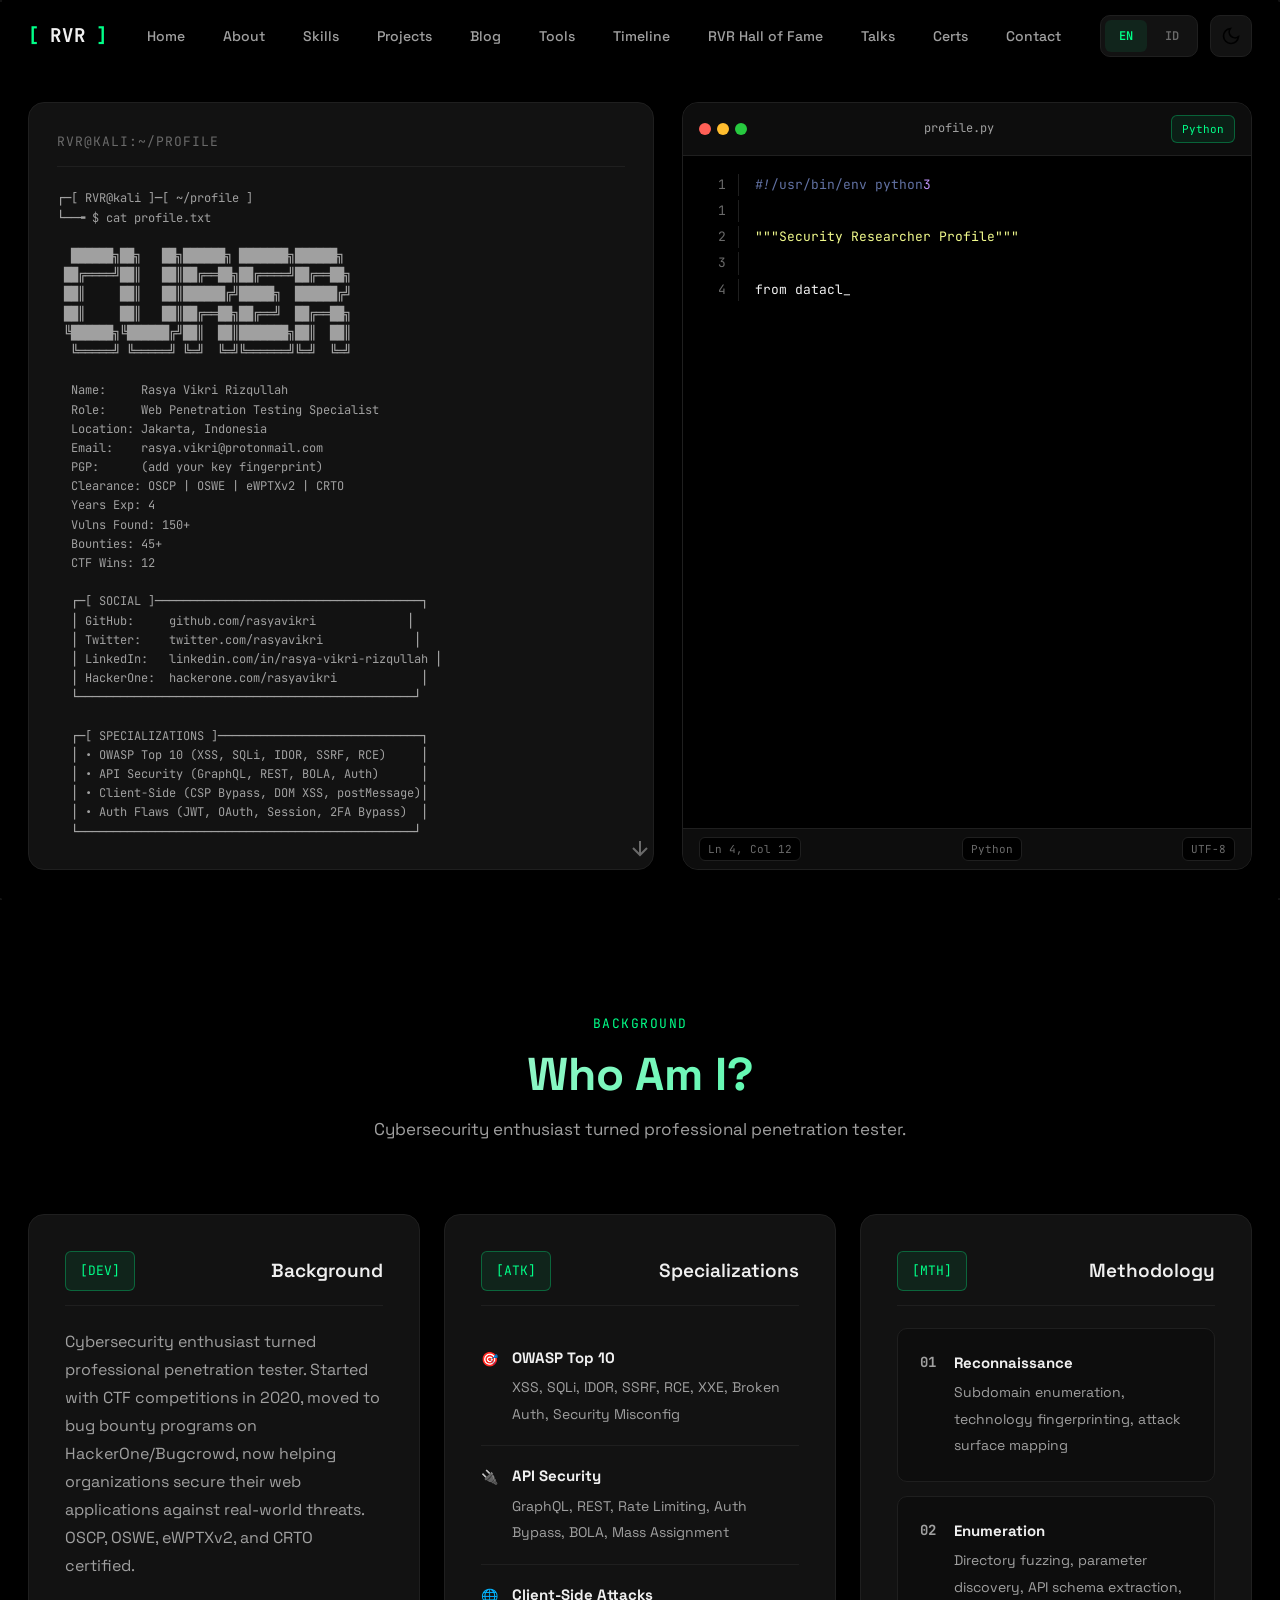
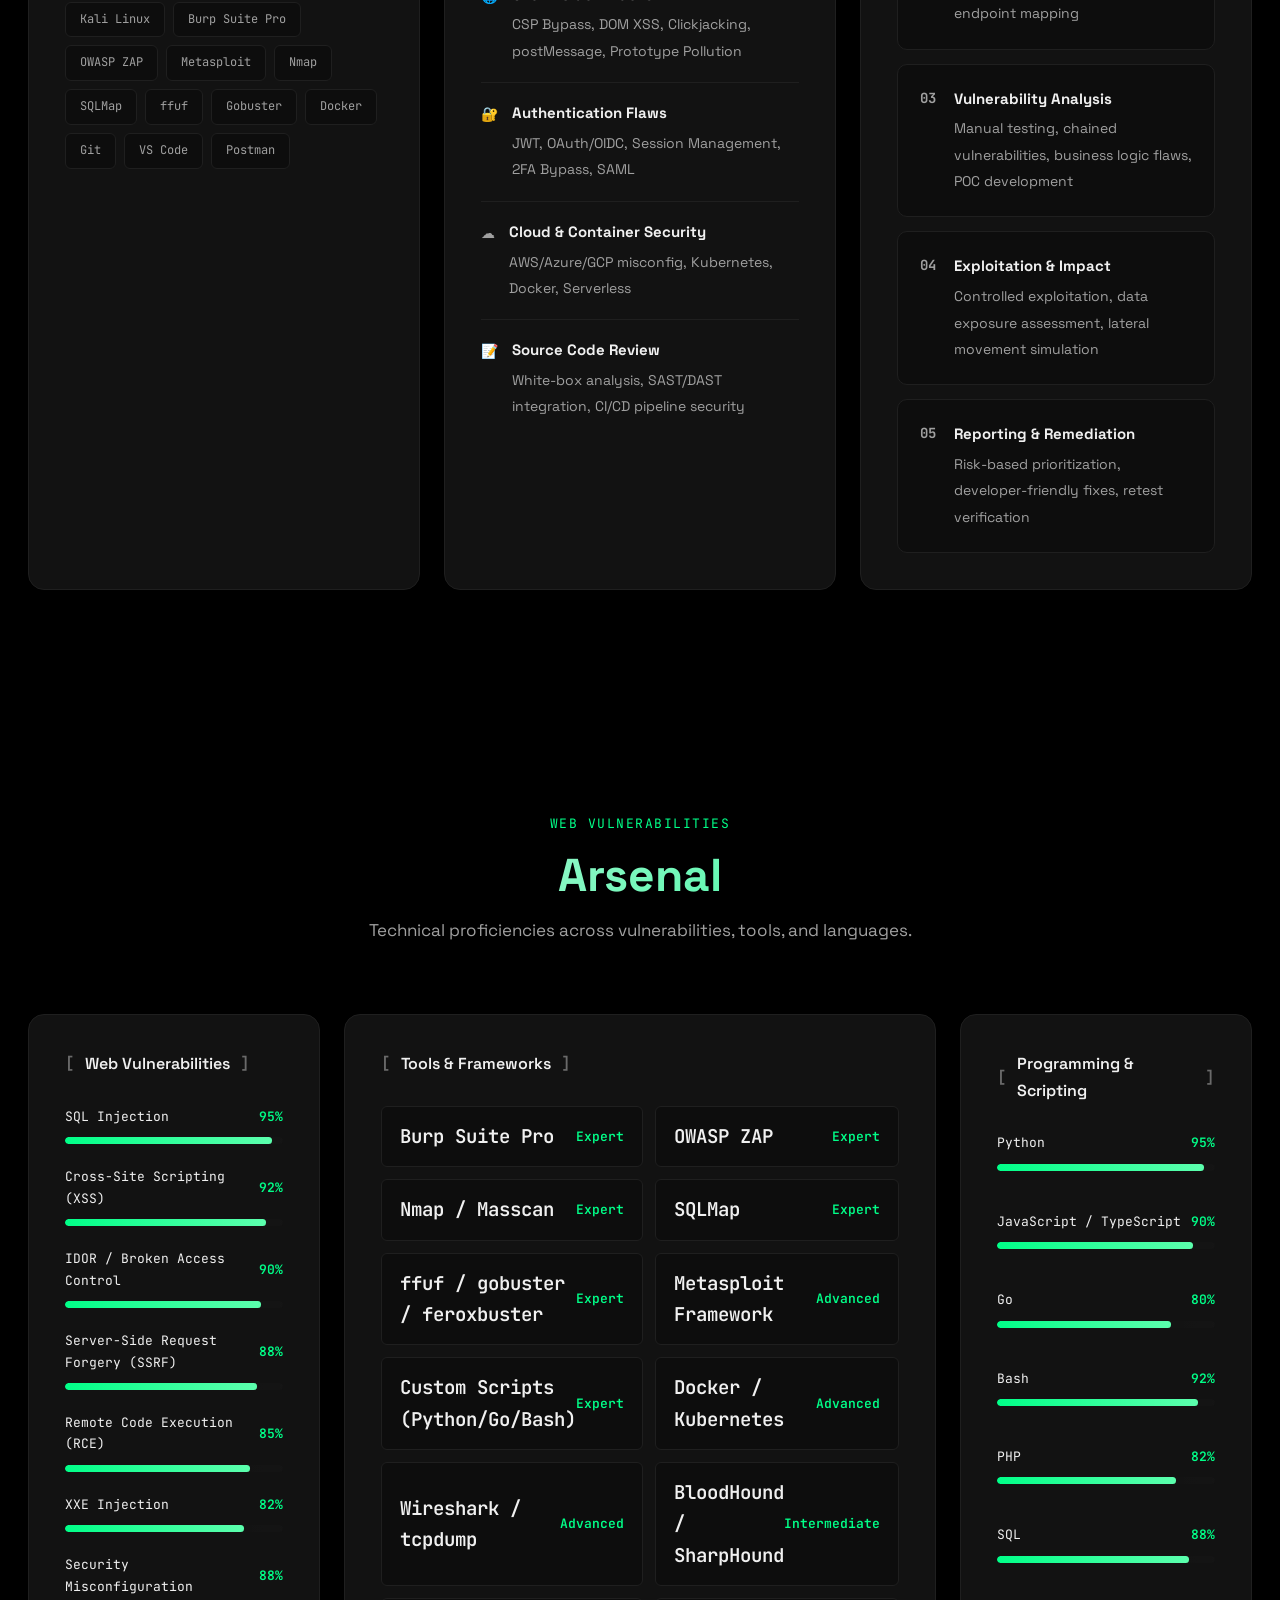
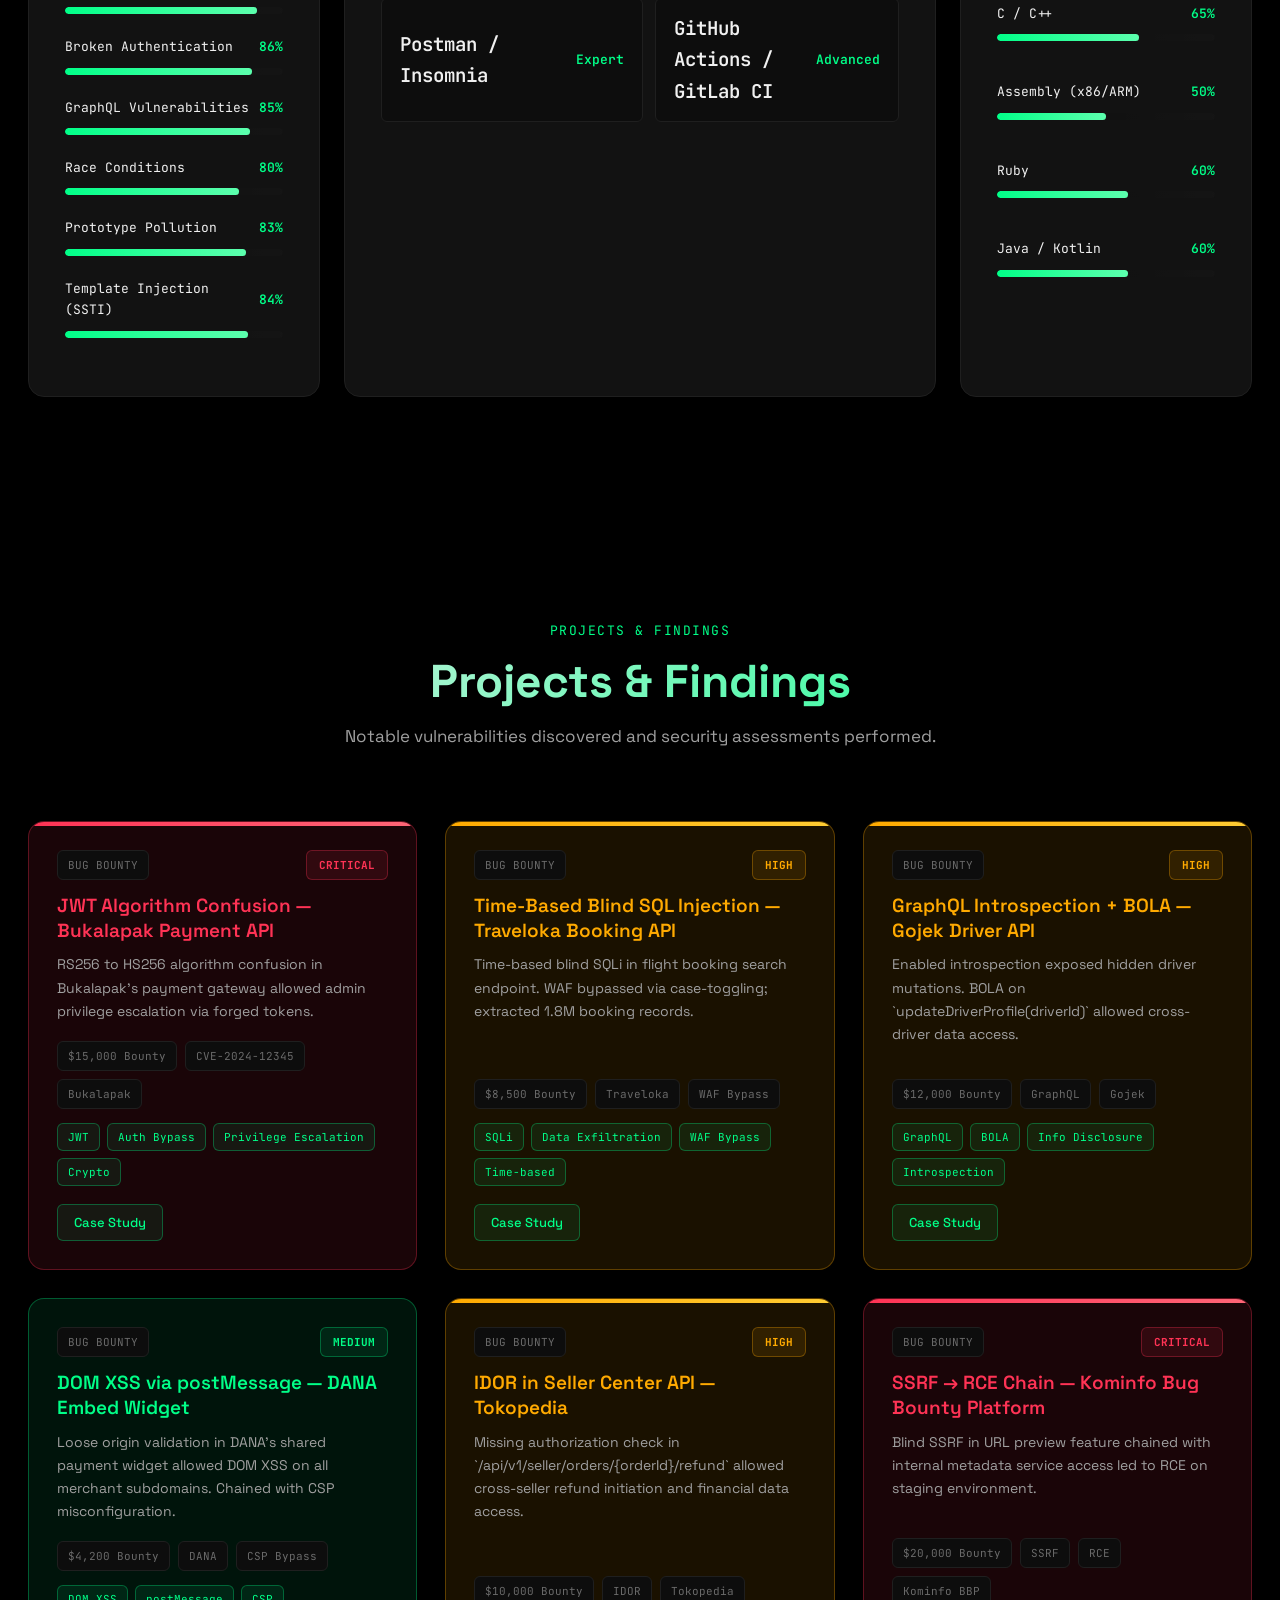
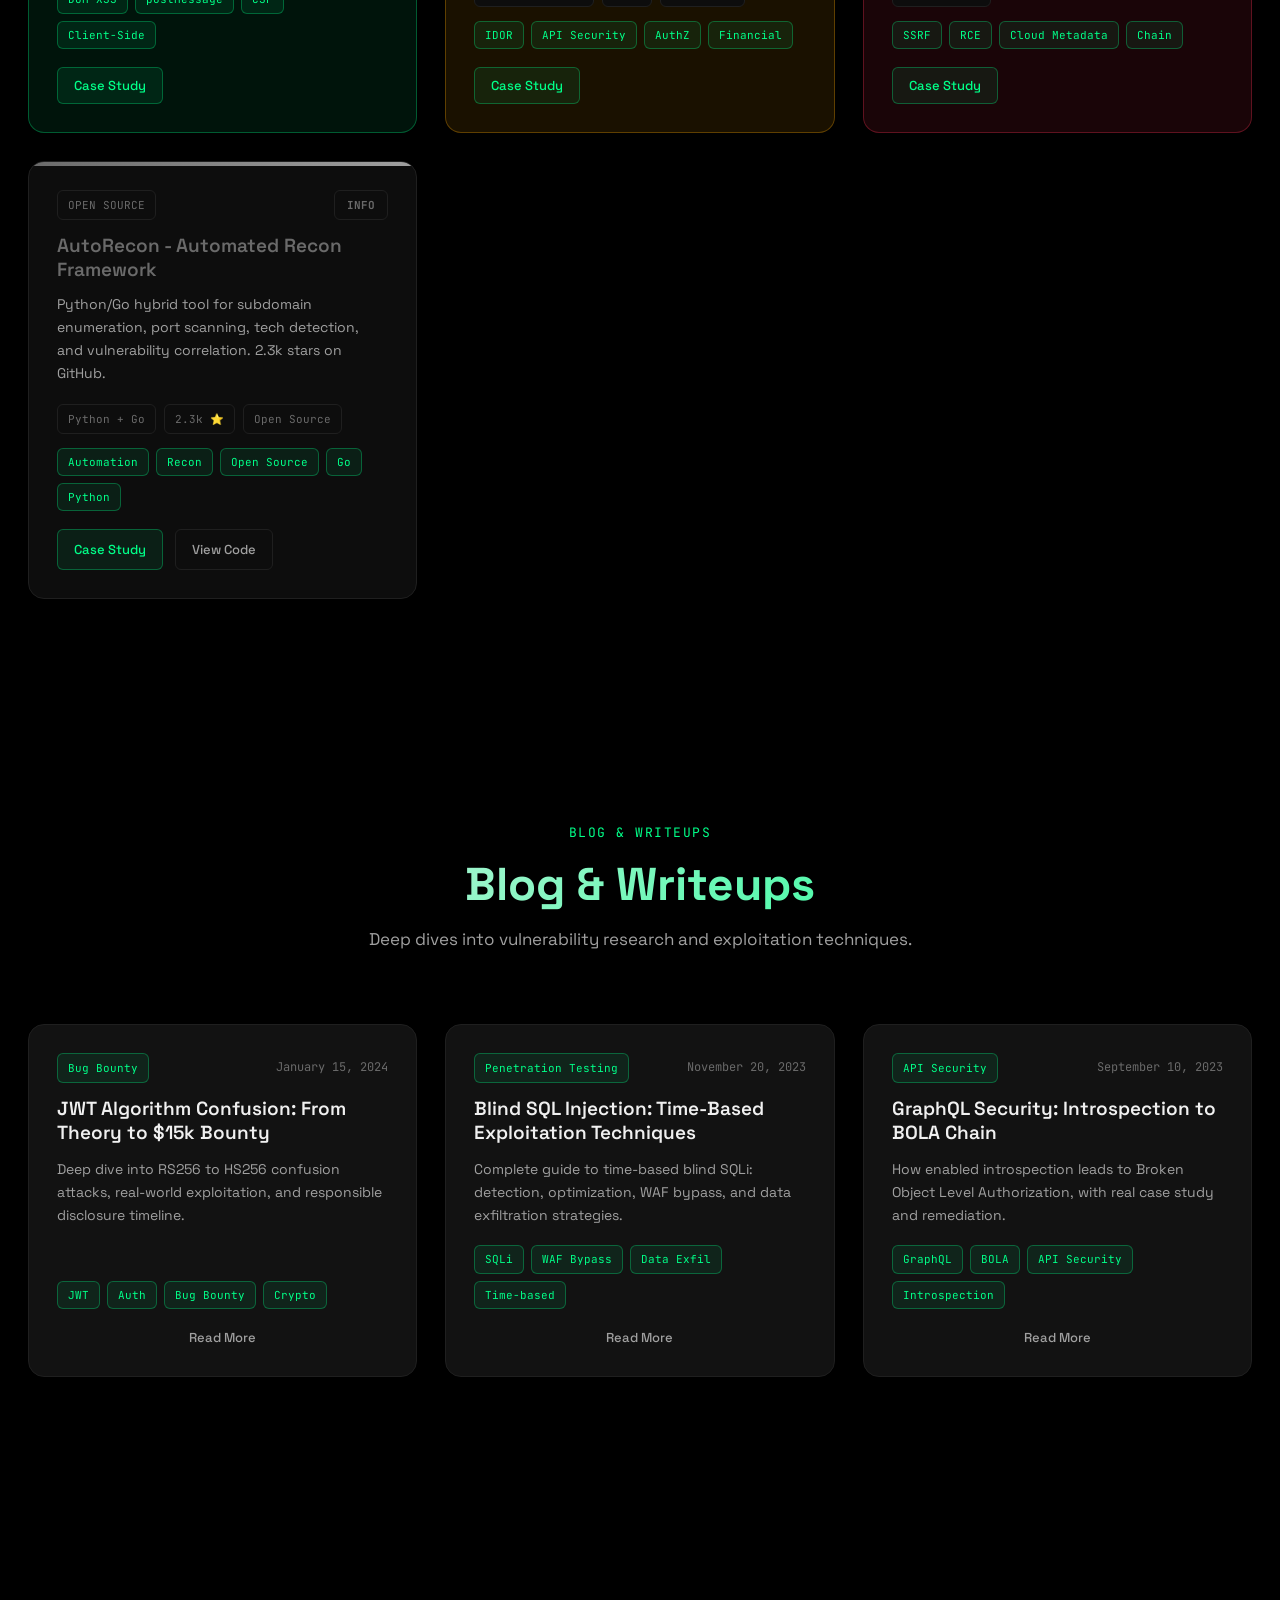
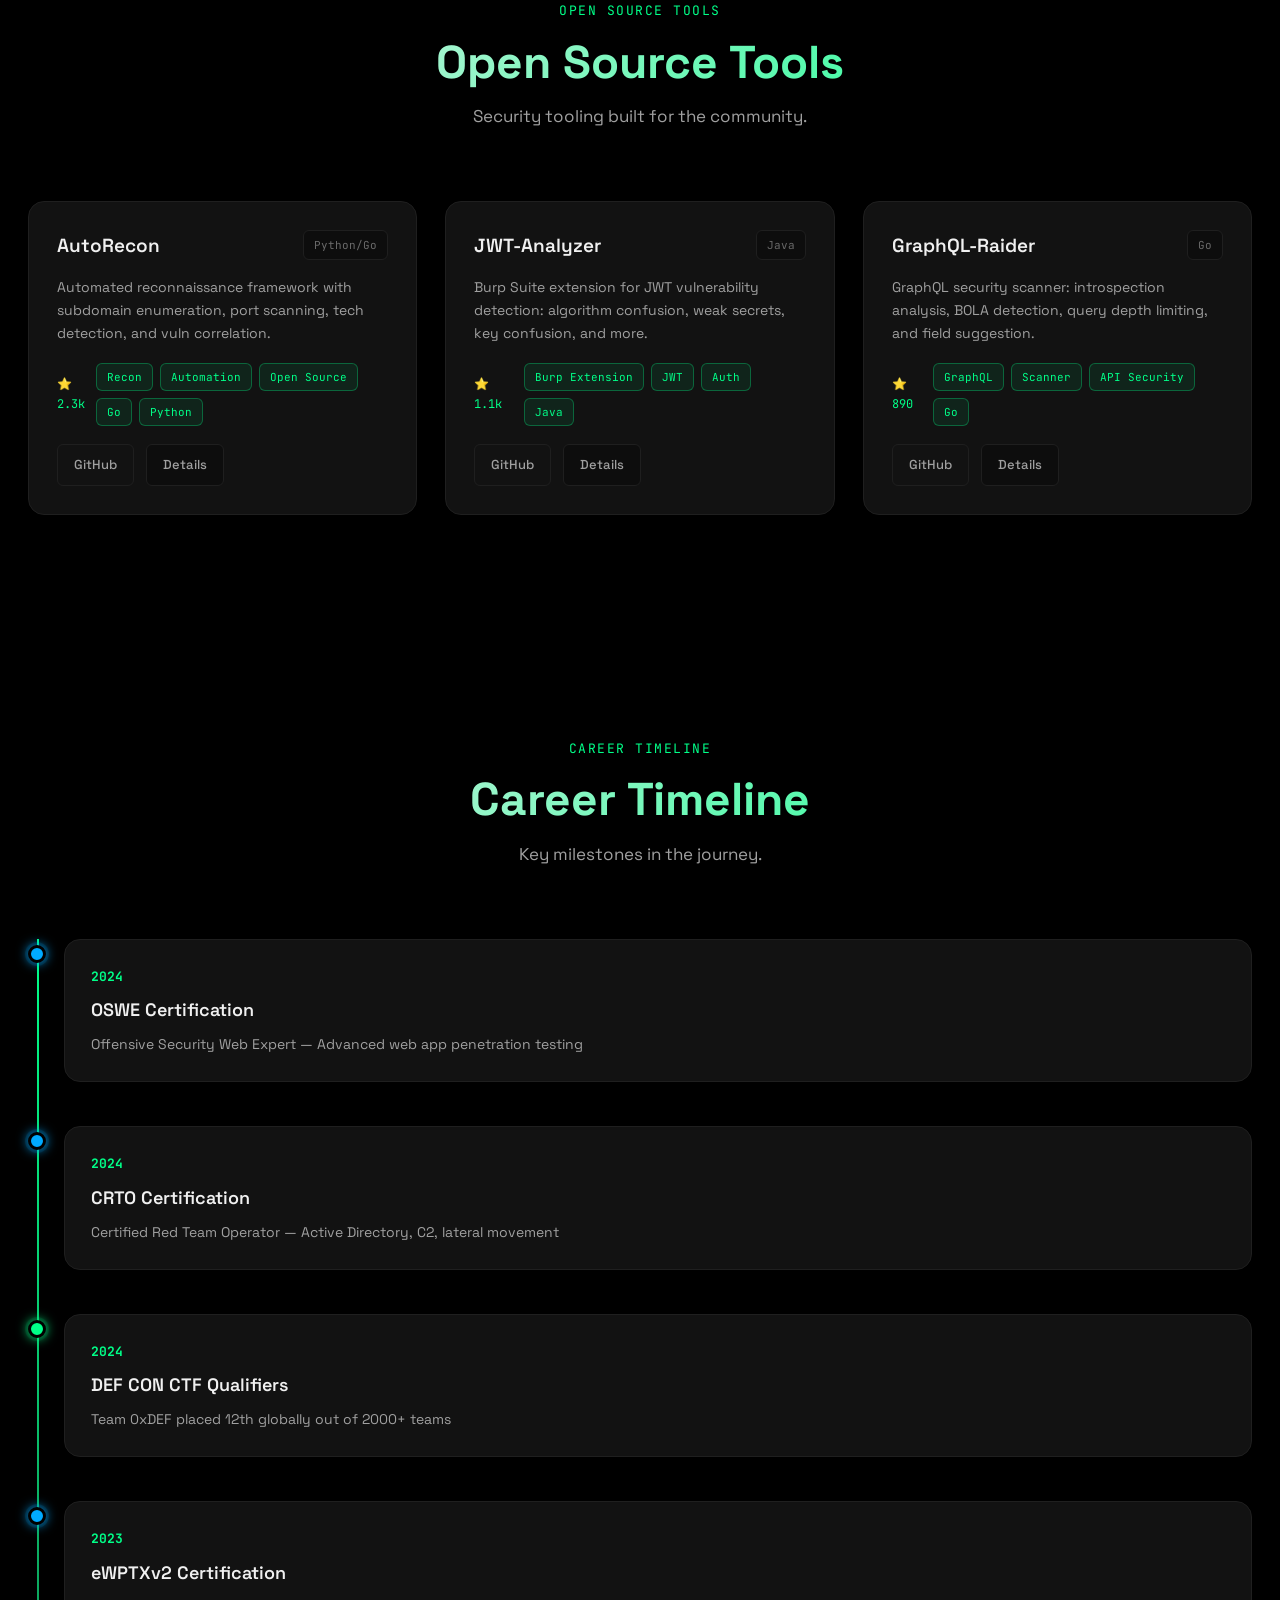
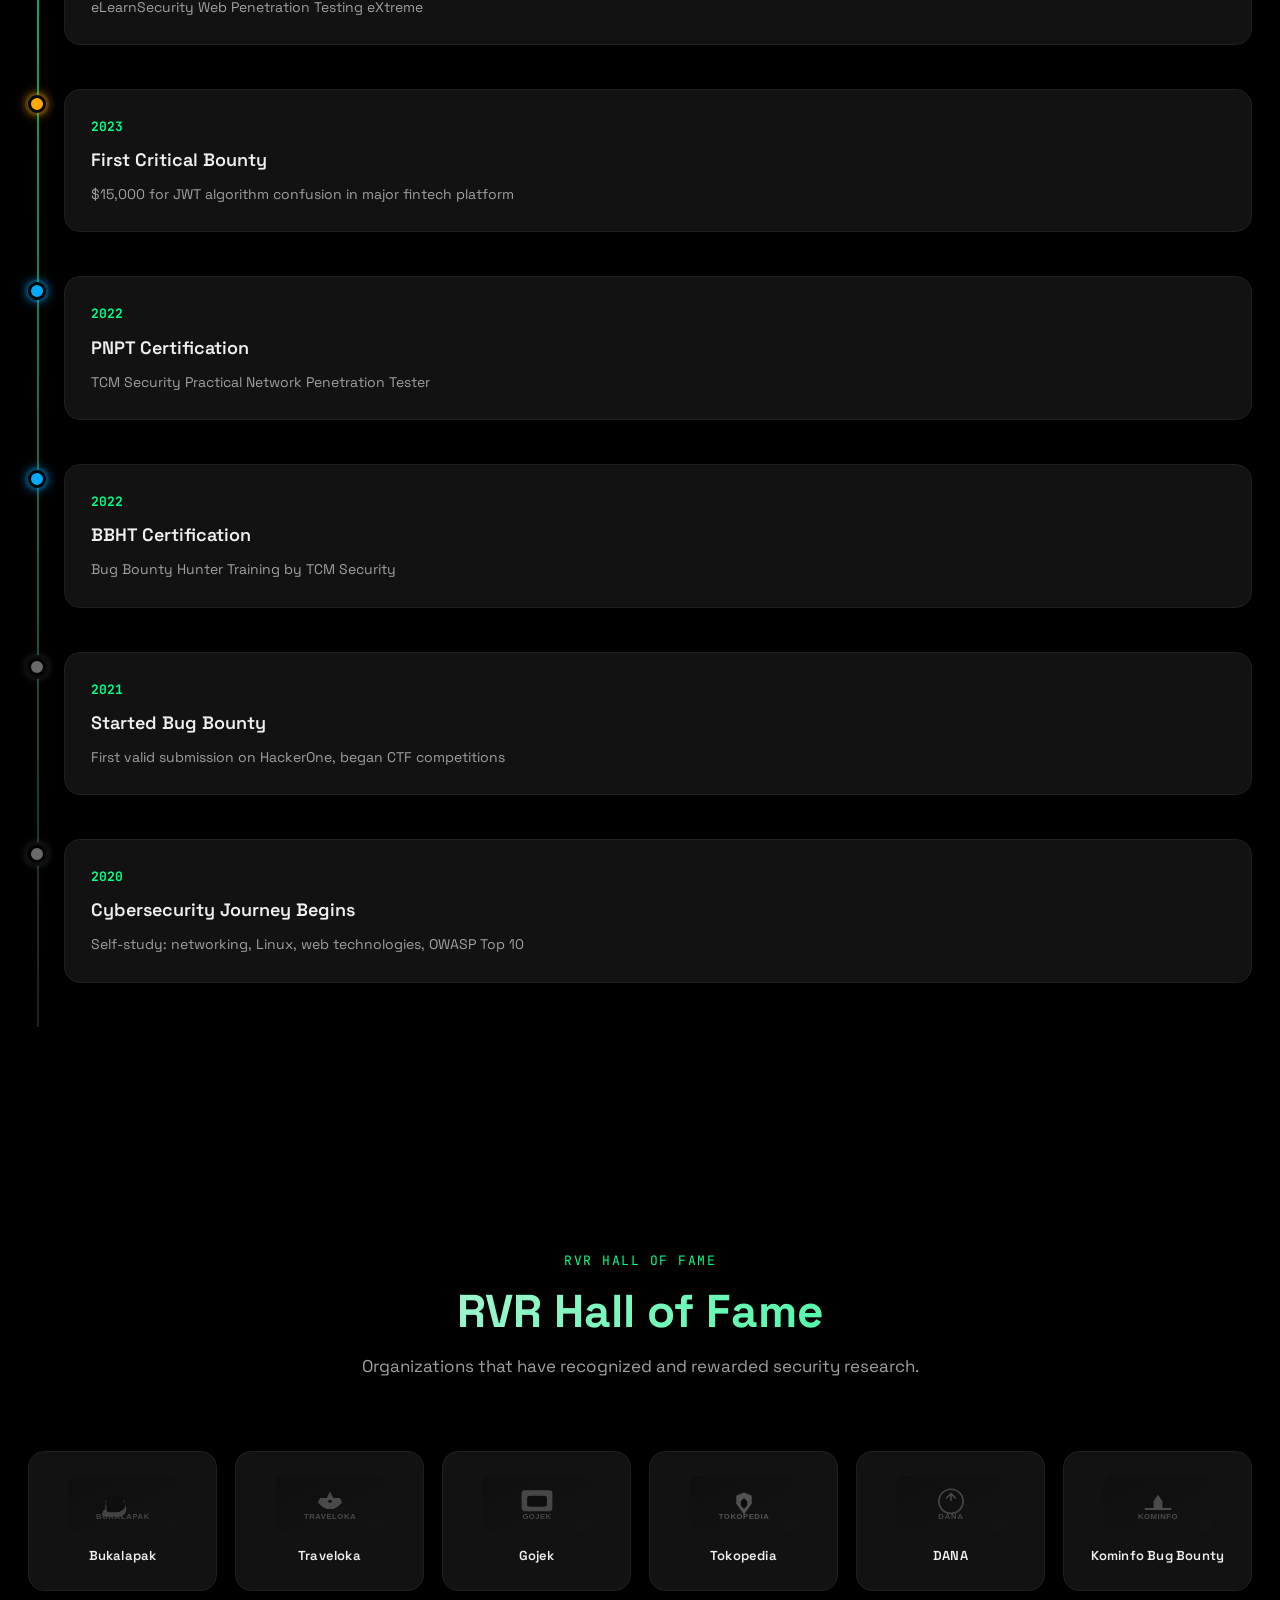
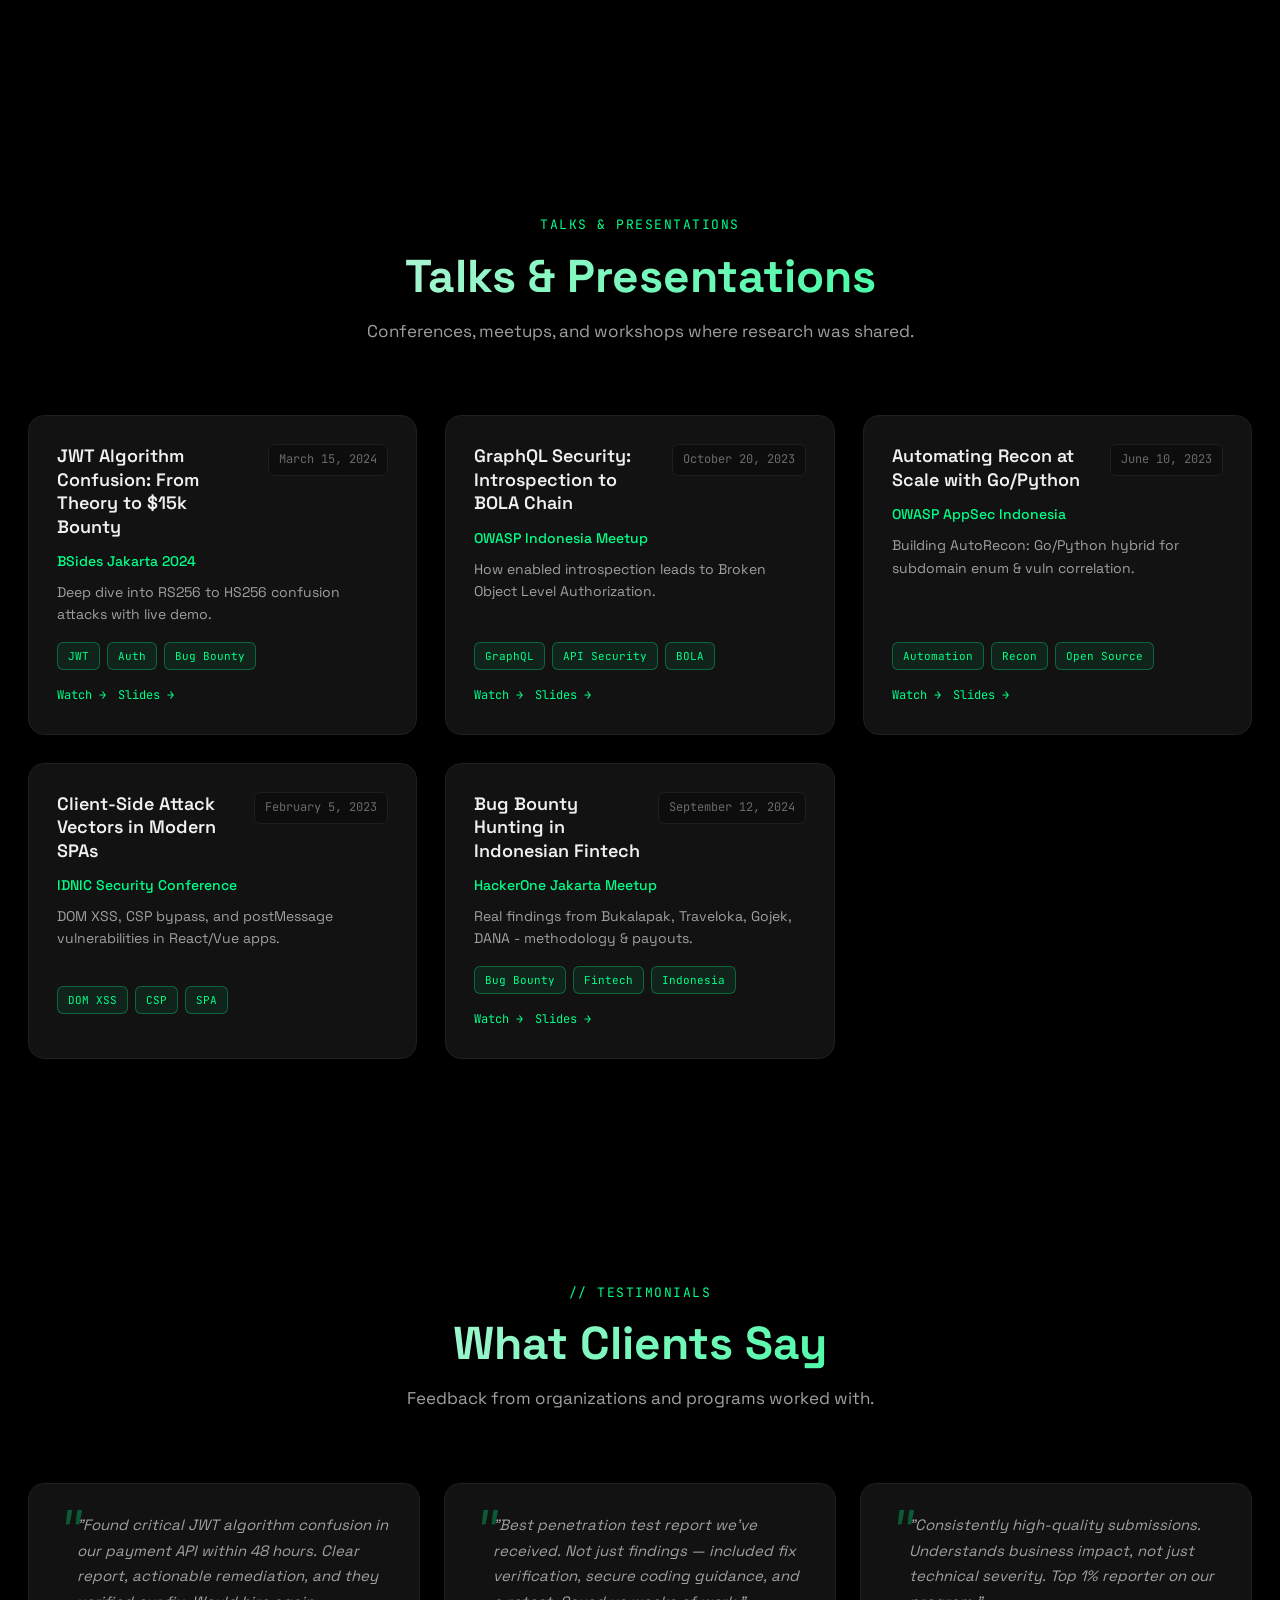
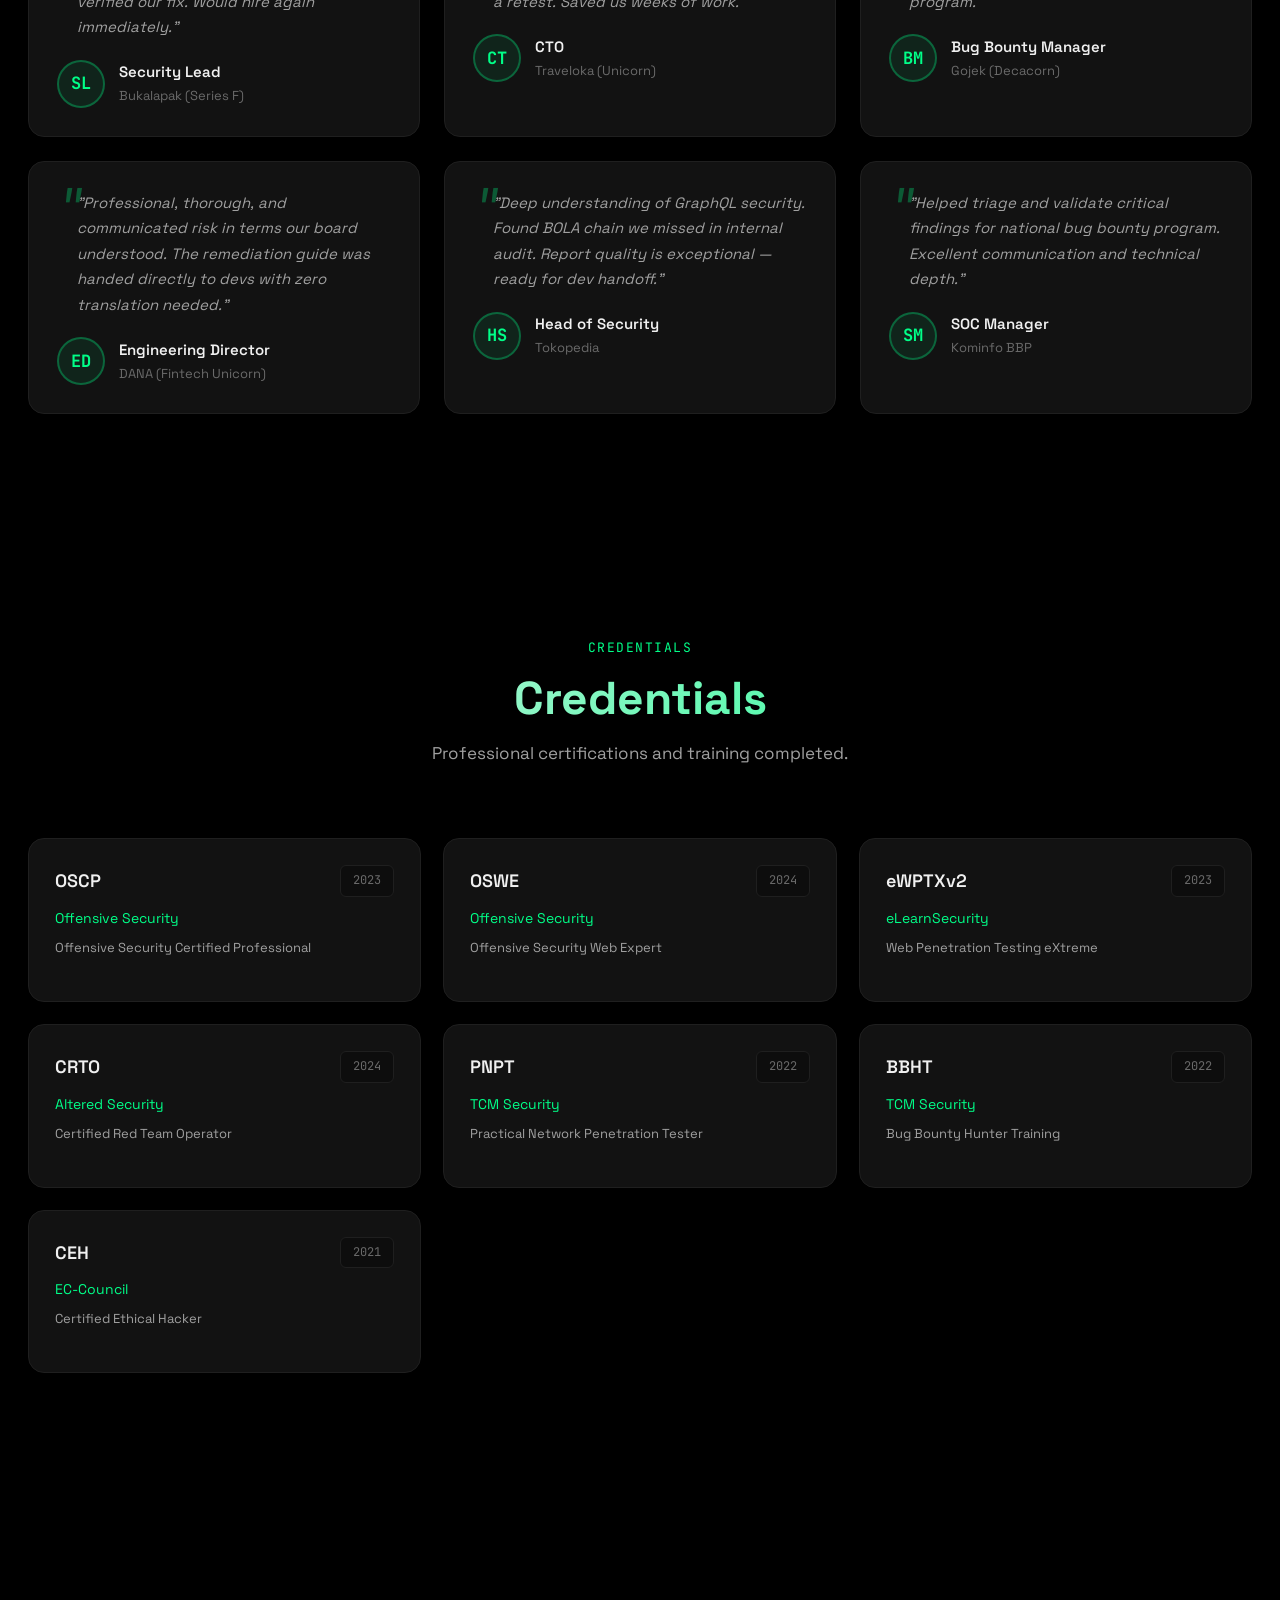
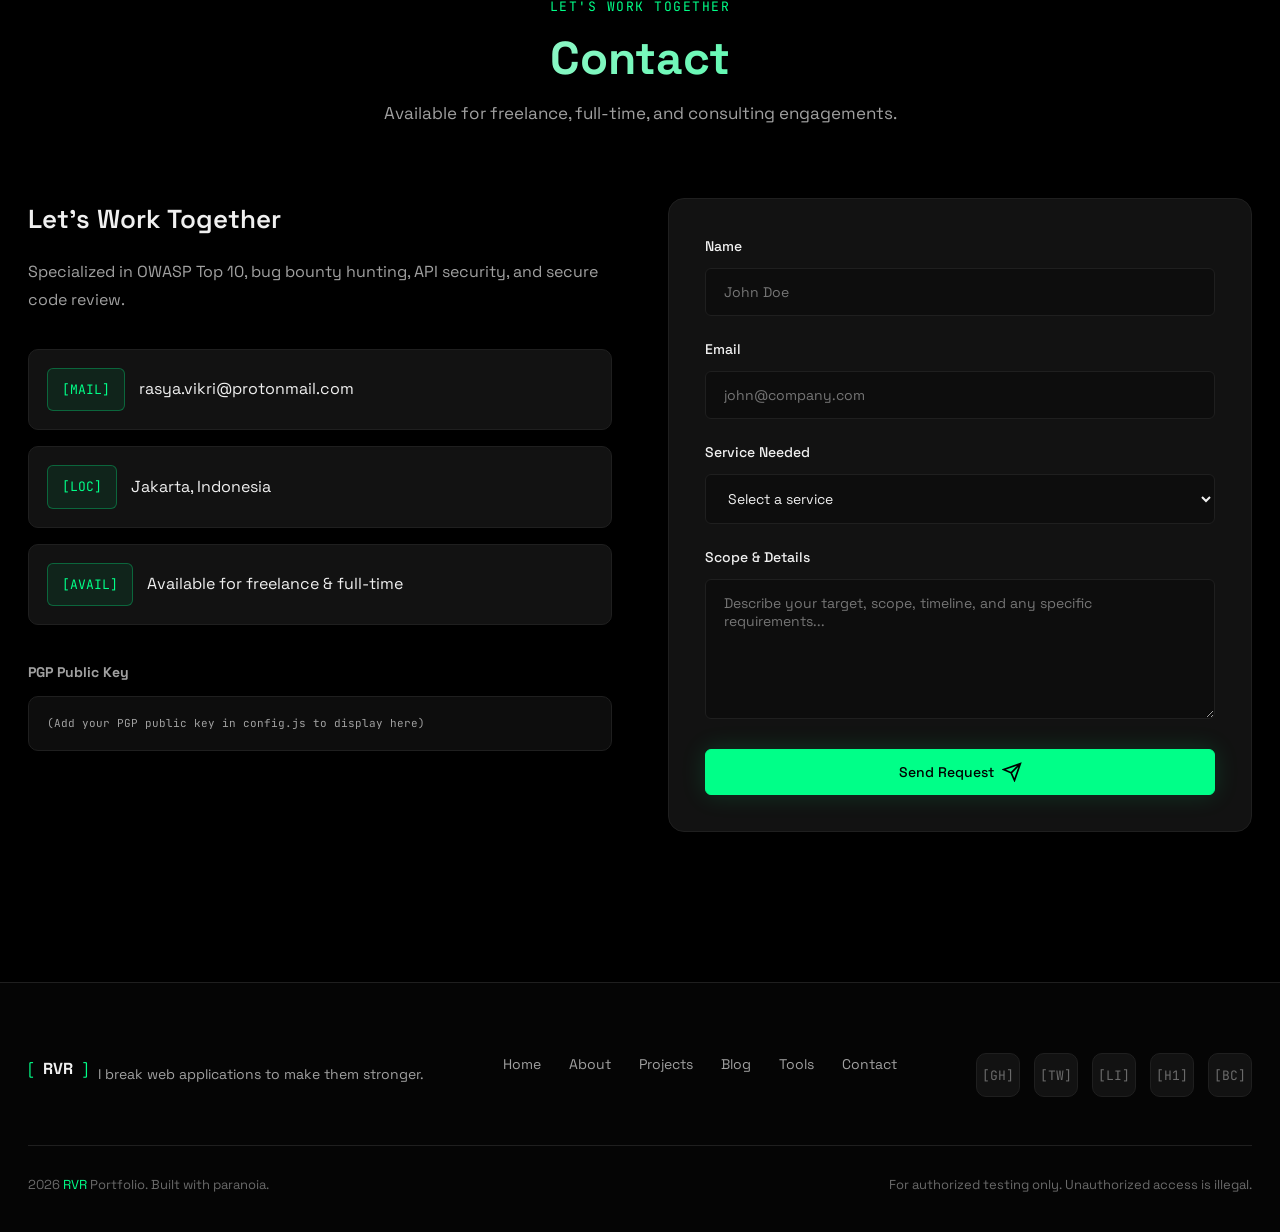
<file: index.html>
<!DOCTYPE html>
<html lang="en">
<head>
    <meta charset="UTF-8">
    <meta name="viewport" content="width=device-width, initial-scale=1.0">
    <meta http-equiv="Cache-Control" content="no-cache, no-store, must-revalidate">
    <meta http-equiv="Pragma" content="no-cache">
    <meta http-equiv="Expires" content="0">
    <meta name="description" content="Cyber Security Portfolio - Web Penetration Testing Specialist">
    <meta name="theme-color" content="#000000">
    <meta name="robots" content="index, follow">
    <link rel="canonical" href="https://sec-rasya.dev">
    <link rel="sitemap" href="sitemap.xml">
    <link rel="alternate" type="application/rss+xml" title="Security Researcher Blog" href="feed.xml">
    <link rel="security.txt" href="security.txt">
    <link rel="preconnect" href="https://fonts.googleapis.com">
    <link rel="preconnect" href="https://fonts.gstatic.com" crossorigin>
    <link href="https://fonts.googleapis.com/css2?family=JetBrains+Mono:wght@400;500;600;700&family=Space+Grotesk:wght@400;500;600;700&display=swap" rel="stylesheet" media="print" onload="this.media='all'">
    <noscript><link rel="stylesheet" href="https://fonts.googleapis.com/css2?family=JetBrains+Mono:wght@400;500;600;700&family=Space+Grotesk:wght@400;500;600;700&display=swap"></noscript>
    <link rel="stylesheet" href="styles.css?v=20261111">
    <link rel="icon" href="assets/favicon.svg" type="image/svg+xml">
    <link rel="icon" href="assets/favicon-32.svg" sizes="32x32" type="image/svg+xml">
    <link rel="icon" href="assets/favicon-192.svg" sizes="192x192" type="image/svg+xml">
    <link rel="icon" href="assets/favicon-512.svg" sizes="512x512" type="image/svg+xml">
    <link rel="apple-touch-icon" href="assets/apple-touch-icon.png">
    <link rel="manifest" href="manifest.json">
    <title>CyberSec Portfolio | Web Penetration Testing</title>
</head>
<body>
    <a href="#main" class="skip-link">Skip to main content</a>

    <canvas id="particles-bg" aria-hidden="true"></canvas>

    <nav class="navbar" id="navbar" role="navigation" aria-label="Main navigation">
        <div class="nav-container">
            <a href="#" class="logo" aria-label="RVR Home">
                <span class="logo-icon">[</span>
                <span class="logo-text">RVR</span>
                <span class="logo-icon">]</span>
            </a>
            <ul class="nav-links" id="nav-links" role="menubar">
                <li role="none"><a href="#home" class="nav-link active" role="menuitem" data-i18n="nav.home">Home</a></li>
                <li role="none"><a href="#about" class="nav-link" role="menuitem" data-i18n="nav.about">About</a></li>
                <li role="none"><a href="#skills" class="nav-link" role="menuitem" data-i18n="nav.skills">Skills</a></li>
                <li role="none"><a href="#projects" class="nav-link" role="menuitem" data-i18n="nav.projects">Projects</a></li>
                <li role="none"><a href="#blog" class="nav-link" role="menuitem" data-i18n="nav.blog">Blog</a></li>
                <li role="none"><a href="#tools" class="nav-link" role="menuitem" data-i18n="nav.tools">Tools</a></li>
                <li role="none"><a href="#timeline" class="nav-link" role="menuitem" data-i18n="nav.timeline">Timeline</a></li>
                <li role="none"><a href="#hall" class="nav-link" role="menuitem" data-i18n="nav.hall">Hall of Fame</a></li>
                <li role="none"><a href="#talks" class="nav-link" role="menuitem" data-i18n="nav.talks">Talks</a></li>
                <li role="none"><a href="#certifications" class="nav-link" role="menuitem" data-i18n="nav.certs">Certs</a></li>
                <li role="none"><a href="#contact" class="nav-link" role="menuitem" data-i18n="nav.contact">Contact</a></li>
            </ul>
            <div class="nav-actions">
                <div class="lang-toggle" id="lang-toggle" style="display:none">
                    <button class="lang-btn" data-lang="en" aria-pressed="true">EN</button>
                    <button class="lang-btn" data-lang="id" aria-pressed="false">ID</button>
                </div>
                <button class="theme-toggle" id="theme-toggle" aria-label="Toggle theme" style="display:none" aria-pressed="false">
                    <svg class="icon-sun" width="20" height="20" viewBox="0 0 24 24" fill="none" stroke="currentColor" stroke-width="2" aria-hidden="true"><circle cx="12" cy="12" r="5"/><path d="M12 1v2M12 21v2M4.22 4.22l1.42 1.42M18.36 18.36l1.42 1.42M1 12h2M21 12h2M4.22 19.78l1.42-1.42M18.36 5.64l1.42-1.42"/></svg>
                    <svg class="icon-moon" width="20" height="20" viewBox="0 0 24 24" fill="none" stroke="currentColor" stroke-width="2" aria-hidden="true"><path d="M21 12.79A9 9 0 1 1 11.21 3 7 7 0 0 0 21 12.79z"/></svg>
                </button>
                <button class="hamburger" id="hamburger" aria-label="Toggle menu" aria-expanded="false" aria-controls="nav-links">
                    <span aria-hidden="true"></span>
                    <span aria-hidden="true"></span>
                    <span aria-hidden="true"></span>
                </button>
            </div>
        </div>
    </nav>

    <main id="main">
        <!-- Hero Dashboard (Terminal + Profile Card) -->
        <header class="hero dashboard-hero" id="home" role="banner">
            <div class="dashboard-container">
                <div class="dashboard-split" id="dashboard-split" role="region" aria-label="Profile dashboard">
                    <div class="simple-card" id="simple-card" aria-label="Profile summary"></div>
                    <div class="simple-terminal" id="simple-terminal" aria-label="Terminal profile"></div>
                </div>
            </div>
            <div class="live-badge" id="live-badge" style="display:none"></div>
            <div class="scroll-indicator" aria-hidden="true">
                <svg width="24" height="24" viewBox="0 0 24 24" fill="none" stroke="currentColor" stroke-width="2">
                    <path d="M12 5v14M19 12l-7 7-7-7"/>
                </svg>
            </div>
        </header>

        <!-- About -->
        <section class="section" id="about" aria-labelledby="about-title">
            <div class="container">
                <div class="section-header">
                    <span class="section-tag" data-i18n="about.background">// Background</span>
                    <h2 class="section-title" id="about-title" data-i18n="about.title">Who Am I?</h2>
                    <p class="section-desc">Cybersecurity enthusiast turned professional penetration tester.</p>
                </div>
                <div class="about-grid">
                    <div class="about-card">
                        <div class="card-header">
                            <span class="card-icon" aria-hidden="true">[DEV]</span>
                            <h3 data-i18n="about.background">Background</h3>
                        </div>
                        <p></p>
                        <div class="tech-stack" aria-label="Technology stack"></div>
                    </div>
                    <div class="about-card">
                        <div class="card-header">
                            <span class="card-icon" aria-hidden="true">[ATK]</span>
                            <h3 data-i18n="about.specializations">Specializations</h3>
                        </div>
                        <ul class="specialization-list" aria-label="Specializations"></ul>
                    </div>
                    <div class="about-card">
                        <div class="card-header">
                            <span class="card-icon" aria-hidden="true">[MTH]</span>
                            <h3 data-i18n="about.methodology">Methodology</h3>
                        </div>
                        <div class="methodology-steps" aria-label="Methodology steps"></div>
                    </div>
                </div>
            </div>
        </section>

        <!-- Skills -->
        <section class="section" id="skills" aria-labelledby="skills-title">
            <div class="container">
                <div class="section-header">
                    <span class="section-tag" data-i18n="skills.vulns">// Technical Skills</span>
                    <h2 class="section-title" id="skills-title" data-i18n="skills.title">Arsenal</h2>
                    <p class="section-desc">Technical proficiencies across vulnerabilities, tools, and languages.</p>
                </div>
                <div class="skills-grid">
                    <div class="skill-category">
                        <h3 class="skill-category-title">
                            <span class="cat-icon">[</span>
                            <span data-i18n="skills.vulns">Web Vulnerabilities</span>
                            <span class="cat-icon">]</span>
                        </h3>
                        <div class="skill-bars" role="list" aria-label="Vulnerability skills"></div>
                    </div>
                    <div class="skill-category">
                        <h3 class="skill-category-title">
                            <span class="cat-icon">[</span>
                            <span data-i18n="skills.tools">Tools & Frameworks</span>
                            <span class="cat-icon">]</span>
                        </h3>
                        <div class="tools-grid" role="list" aria-label="Tools proficiency"></div>
                    </div>
                    <div class="skill-category">
                        <h3 class="skill-category-title">
                            <span class="cat-icon">[</span>
                            <span data-i18n="skills.langs">Programming & Scripting</span>
                            <span class="cat-icon">]</span>
                        </h3>
                        <div class="lang-grid" role="list" aria-label="Programming languages"></div>
                    </div>
                </div>
            </div>
        </section>

        <!-- Projects -->
        <section class="section" id="projects" aria-labelledby="projects-title">
            <div class="container">
                <div class="section-header">
                    <span class="section-tag" data-i18n="projects.title">// Selected Works</span>
                    <h2 class="section-title" id="projects-title" data-i18n="projects.title">Projects & Findings</h2>
                    <p class="section-desc">Notable vulnerabilities discovered and security assessments performed.</p>
                </div>
                <div class="projects-grid" role="list" aria-label="Projects"></div>
            </div>
        </section>

        <!-- Blog -->
        <section class="section" id="blog" aria-labelledby="blog-title">
            <div class="container">
                <div class="section-header">
                    <span class="section-tag" data-i18n="blog.title">// Writeups & Articles</span>
                    <h2 class="section-title" id="blog-title" data-i18n="blog.title">Blog & Writeups</h2>
                    <p class="section-desc">Deep dives into vulnerability research and exploitation techniques.</p>
                </div>
                <div class="blog-grid" role="list" aria-label="Blog posts"></div>
            </div>
        </section>

        <!-- Tools -->
        <section class="section" id="tools" aria-labelledby="tools-title">
            <div class="container">
                <div class="section-header">
                    <span class="section-tag" data-i18n="tools.title">// Open Source Tools</span>
                    <h2 class="section-title" id="tools-title" data-i18n="tools.title">Tools</h2>
                    <p class="section-desc">Security tooling built for the community.</p>
                </div>
                <div class="tools-showcase" role="list" aria-label="Tools showcase"></div>
            </div>
        </section>

        <!-- Timeline -->
        <section class="section" id="timeline" aria-labelledby="timeline-title">
            <div class="container">
                <div class="section-header">
                    <span class="section-tag" data-i18n="timeline.title">// Career Timeline</span>
                    <h2 class="section-title" id="timeline-title" data-i18n="timeline.title">Timeline</h2>
                    <p class="section-desc">Key milestones in the journey.</p>
                </div>
                <div class="timeline" role="list" aria-label="Career timeline"></div>
            </div>
        </section>

        <!-- Hall of Fame -->
        <section class="section" id="hall" aria-labelledby="hall-title">
            <div class="container">
                <div class="section-header">
                    <span class="section-tag" data-i18n="hall.title">// Hall of Fame</span>
                    <h2 class="section-title" id="hall-title" data-i18n="hall.title">Bounty Board</h2>
                    <p class="section-desc">Organizations that have recognized and rewarded security research.</p>
                </div>
                <div class="hall-grid" role="list" aria-label="Hall of Fame"></div>
            </div>
        </section>

        <!-- Talks -->
        <section class="section" id="talks" aria-labelledby="talks-title">
            <div class="container">
                <div class="section-header">
                    <span class="section-tag" data-i18n="talks.title">// Speaking Engagements</span>
                    <h2 class="section-title" id="talks-title" data-i18n="talks.title">Talks & Presentations</h2>
                    <p class="section-desc">Conferences, meetups, and workshops where research was shared.</p>
                </div>
                <div class="talks-grid" role="list" aria-label="Talks"></div>
            </div>
        </section>

        <!-- Testimonials -->
        <section class="section" id="testimonials" aria-labelledby="testimonials-title">
            <div class="container">
                <div class="section-header">
                    <span class="section-tag">// Testimonials</span>
                    <h2 class="section-title" id="testimonials-title">What Clients Say</h2>
                    <p class="section-desc">Feedback from organizations and programs worked with.</p>
                </div>
                <div class="testimonials-grid" role="list" aria-label="Testimonials"></div>
            </div>
        </section>

        <!-- Certifications -->
        <section class="section" id="certifications" aria-labelledby="certs-title">
            <div class="container">
                <div class="section-header">
                    <span class="section-tag" data-i18n="certs.title">// Certifications</span>
                    <h2 class="section-title" id="certs-title" data-i18n="certs.title">Credentials</h2>
                    <p class="section-desc">Professional certifications and training completed.</p>
                </div>
                <div class="certs-grid" role="list" aria-label="Certifications"></div>
            </div>
        </section>

        <!-- Contact -->
        <section class="section" id="contact" aria-labelledby="contact-title">
            <div class="container">
                <div class="section-header">
                    <span class="section-tag" data-i18n="contact.info">// Get In Touch</span>
                    <h2 class="section-title" id="contact-title" data-i18n="contact.title">Contact</h2>
                    <p class="section-desc">Available for freelance, full-time, and consulting engagements.</p>
                </div>
                <div class="contact-grid">
                    <div class="contact-info">
                        <h3 data-i18n="contact.info">Let's Work Together</h3>
                        <p></p>
                        <div class="contact-methods" aria-label="Contact methods"></div>
                        <div class="pgp-block">
                            <h4>PGP Public Key</h4>
                            <pre aria-label="PGP public key"></pre>
                            <button class="btn btn-sm btn-copy" onclick="copyPGP()" aria-label="Copy PGP key to clipboard">Copy Key</button>
                        </div>
                        <div class="live-status" id="live-status" style="display:none"></div>
                    </div>
                    <form class="contact-form" id="contact-form" aria-label="Contact form">
                        <div class="form-group">
                            <label for="name">Name</label>
                            <input type="text" id="name" name="name" required placeholder="John Doe" autocomplete="name">
                        </div>
                        <div class="form-group">
                            <label for="email">Email</label>
                            <input type="email" id="email" name="email" required placeholder="john@company.com" autocomplete="email">
                        </div>
                        <div class="form-group">
                            <label for="service">Service Needed</label>
                            <select id="service" name="service" required>
                                <option value="">Select a service</option>
                                <option value="pentest">Web Penetration Testing</option>
                                <option value="api">API Security Assessment</option>
                                <option value="bugbounty">Bug Bounty Program Setup</option>
                                <option value="codereview">Secure Code Review</option>
                                <option value="training">Security Training</option>
                                <option value="other">Other</option>
                            </select>
                        </div>
                        <div class="form-group">
                            <label for="scope">Scope & Details</label>
                            <textarea id="scope" name="scope" rows="5" required placeholder="Describe your target, scope, timeline, and any specific requirements..."></textarea>
                        </div>
                        <button type="submit" class="btn btn-primary btn-full">
                            <span>Send Request</span>
                            <svg width="20" height="20" viewBox="0 0 24 24" fill="none" stroke="currentColor" stroke-width="2" aria-hidden="true">
                                <path d="M22 2L11 13M22 2l-7 20-4-9-9-4 20-7z"/>
                            </svg>
                        </button>
                    </form>
                </div>
            </div>
        </section>
    </main>

    <footer class="footer" role="contentinfo">
        <div class="container">
            <div class="footer-content">
                <div class="footer-brand">
                    <span class="logo-icon">[</span>
                    <span class="logo-text">RVR</span>
                    <span class="logo-icon">]</span>
                    <p data-i18n="footer.tagline"></p>
                </div>
                <div class="footer-links">
                    <a href="#home" data-i18n="nav.home">Home</a>
                    <a href="#about" data-i18n="nav.about">About</a>
                    <a href="#projects" data-i18n="nav.projects">Projects</a>
                    <a href="#blog" data-i18n="nav.blog">Blog</a>
                    <a href="#tools" data-i18n="nav.tools">Tools</a>
                    <a href="#contact" data-i18n="nav.contact">Contact</a>
                </div>
                <div class="footer-social" aria-label="Social links">
                    <a href="#" aria-label="GitHub">[GH]</a>
                    <a href="#" aria-label="Twitter">[TW]</a>
                    <a href="#" aria-label="LinkedIn">[LI]</a>
                    <a href="#" aria-label="HackerOne">[H1]</a>
                    <a href="#" aria-label="Bugcrowd">[BC]</a>
                </div>
            </div>
            <div class="footer-bottom">
                <p><span id="footer-year">2024</span> <span class="footer-text">RVR</span> Portfolio. Built with paranoia.</p>
                <p class="disclaimer"></p>
            </div>
        </div>
    </footer>

    <script src="config.js?v=20261111"></script>
    <script src="script.js?v=20261111"></script>
</body>
</html>
</file>
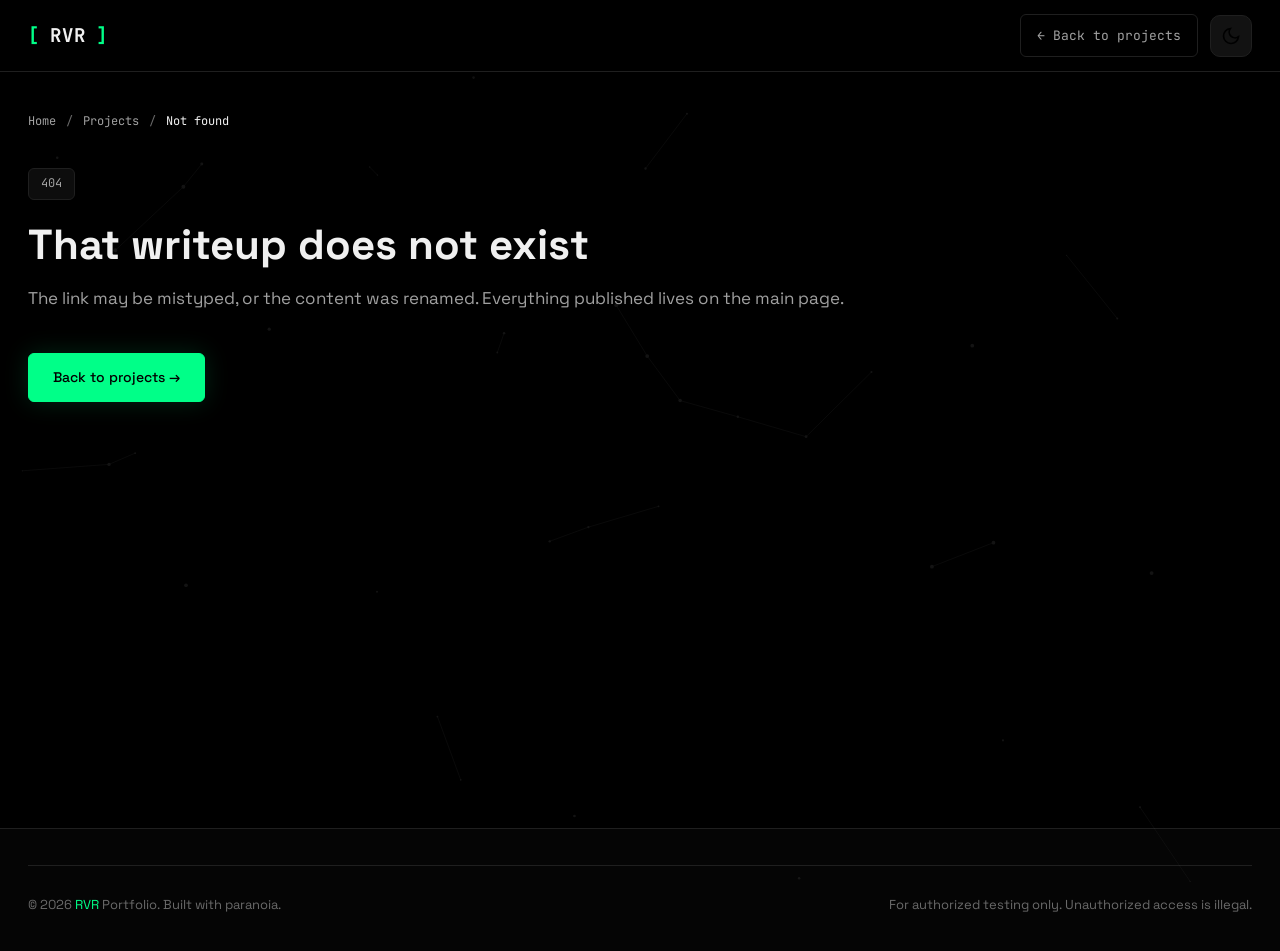
<file: writeup.html>
<!DOCTYPE html>
<html lang="en">
<head>
    <meta charset="UTF-8">
    <meta name="viewport" content="width=device-width, initial-scale=1.0">
    <meta name="description" content="Case study and writeup — Security Researcher">
    <meta name="theme-color" content="#000000">
    <link rel="canonical" href="https://sec-rasya.dev/">
    <link rel="sitemap" href="sitemap.xml">
    <link rel="alternate" type="application/rss+xml" title="Security Researcher Blog" href="feed.xml">
    <link rel="security.txt" href="security.txt">
    <link rel="preconnect" href="https://fonts.googleapis.com">
    <link rel="preconnect" href="https://fonts.gstatic.com" crossorigin>
    <link href="https://fonts.googleapis.com/css2?family=JetBrains+Mono:wght@400;500;600;700&family=Space+Grotesk:wght@400;500;600;700&display=swap" rel="stylesheet" media="print" onload="this.media='all'">
    <noscript><link rel="stylesheet" href="https://fonts.googleapis.com/css2?family=JetBrains+Mono:wght@400;500;600;700&family=Space+Grotesk:wght@400;500;600;700&display=swap"></noscript>
    <link rel="stylesheet" href="styles.css?v=20261111">
    <link rel="icon" href="assets/favicon.svg" type="image/svg+xml">
    <link rel="icon" href="assets/favicon-32.svg" sizes="32x32" type="image/svg+xml">
    <link rel="icon" href="assets/favicon-192.svg" sizes="192x192" type="image/svg+xml">
    <link rel="icon" href="assets/favicon-512.svg" sizes="512x512" type="image/svg+xml">
    <link rel="apple-touch-icon" href="assets/apple-touch-icon.png">
    <link rel="manifest" href="manifest.json">
    <title>Writeup | Security Researcher</title>
</head>
<body class="detail-page">
    <a href="#main" class="skip-link">Skip to main content</a>

    <canvas id="particles-bg" aria-hidden="true"></canvas>

    <nav class="navbar" id="navbar" role="navigation" aria-label="Main navigation">
        <div class="nav-container">
            <a href="index.html" class="logo" aria-label="RVR Home">
                <span class="logo-icon">[</span>
                <span class="logo-text">RVR</span>
                <span class="logo-icon">]</span>
            </a>
            <div class="nav-actions">
                <a href="index.html" class="detail-home-link" id="back-link">← Back</a>
                <button class="theme-toggle" id="theme-toggle" aria-label="Toggle theme" style="display:none" aria-pressed="false">
                    <svg class="icon-sun" width="20" height="20" viewBox="0 0 24 24" fill="none" stroke="currentColor" stroke-width="2" aria-hidden="true"><circle cx="12" cy="12" r="5"/><path d="M12 1v2M12 21v2M4.22 4.22l1.42 1.42M18.36 18.36l1.42 1.42M1 12h2M21 12h2M4.22 19.78l1.42-1.42M18.36 5.64l1.42-1.42"/></svg>
                    <svg class="icon-moon" width="20" height="20" viewBox="0 0 24 24" fill="none" stroke="currentColor" stroke-width="2" aria-hidden="true"><path d="M21 12.79A9 9 0 1 1 11.21 3 7 7 0 0 0 21 12.79z"/></svg>
                </button>
            </div>
        </div>
    </nav>

    <main id="main" class="detail-main">
        <div class="container">
            <nav class="breadcrumbs" id="breadcrumbs" aria-label="Breadcrumb"></nav>
            <article id="writeup-root" class="writeup"></article>
        </div>
    </main>

    <footer class="footer detail-footer" role="contentinfo">
        <div class="container">
            <div class="footer-bottom">
                <p>&copy; <span id="footer-year">2026</span> <span class="footer-text">RVR</span> Portfolio. Built with paranoia.</p>
                <p class="disclaimer">For authorized testing only. Unauthorized access is illegal.</p>
            </div>
        </div>
    </footer>

    <script src="config.js?v=20261111"></script>
    <script src="writeup.js?v=20261111"></script>
    <script src="script.js?v=20261111"></script>
</body>
</html>
</file>
<file: styles.css>
:root {
    /* Dark theme (default) - Hacker aesthetic */
    --bg-primary: #000000;
    --bg-secondary: #050505;
    --bg-tertiary: #0d0d0d;
    --bg-card: #121212;
    --bg-card-hover: #181818;
    --fg-primary: #f0f0f0;
    --fg-secondary: #a0a0a0;
    --fg-muted: #6a6a6a;
    --border-color: #1f1f1f;
    --border-bright: #2a2a2a;
    --accent: #00ff88;
    --accent-dim: #00cc6a;
    --accent-bright: #33ff99;
    --accent-bg: rgba(0, 255, 136, 0.08);
    --accent-border: rgba(0, 255, 136, 0.3);
    --danger: #ff3355;
    --danger-bg: rgba(255, 51, 85, 0.1);
    --danger-border: rgba(255, 51, 85, 0.3);
    --warning: #ffaa00;
    --warning-bg: rgba(255, 170, 0, 0.1);
    --warning-border: rgba(255, 170, 0, 0.3);
    --info: #00aaff;
    --info-bg: rgba(0, 170, 255, 0.1);
    --info-border: rgba(0, 170, 255, 0.3);
    --font-mono: 'JetBrains Mono', 'Fira Code', 'Consolas', monospace;
    --font-sans: 'Space Grotesk', 'Inter', system-ui, sans-serif;
    --shadow-sm: 0 2px 8px rgba(0, 0, 0, 0.4);
    --shadow-md: 0 8px 24px rgba(0, 0, 0, 0.5);
    --shadow-lg: 0 16px 48px rgba(0, 0, 0, 0.6);
    --shadow-glow: 0 0 24px rgba(0, 255, 136, 0.15);
    --radius-sm: 6px;
    --radius-md: 10px;
    --radius-lg: 16px;
    --transition: 0.2s ease;
    --transition-slow: 0.4s cubic-bezier(0.4, 0, 0.2, 1);
    --nav-height: 72px;
}

[data-theme="light"] {
    --bg-primary: #fafafa;
    --bg-secondary: #f0f0f0;
    --bg-tertiary: #e8e8e8;
    --bg-card: #ffffff;
    --bg-card-hover: #f5f5f5;
    --fg-primary: #1a1a1a;
    --fg-secondary: #4a4a4a;
    --fg-muted: #8a8a8a;
    --border-color: #e0e0e0;
    --border-bright: #d0d0d0;
    --accent: #00aa66;
    --accent-dim: #008855;
    --accent-bright: #00cc77;
    --accent-bg: rgba(0, 170, 102, 0.08);
    --accent-border: rgba(0, 170, 102, 0.3);
    --danger: #cc0033;
    --danger-bg: rgba(204, 0, 51, 0.1);
    --danger-border: rgba(204, 0, 51, 0.3);
    --warning: #cc8800;
    --warning-bg: rgba(204, 136, 0, 0.1);
    --warning-border: rgba(204, 136, 0, 0.3);
    --info: #0077cc;
    --info-bg: rgba(0, 119, 204, 0.1);
    --info-border: rgba(0, 119, 204, 0.3);
    --shadow-sm: 0 2px 8px rgba(0, 0, 0, 0.06);
    --shadow-md: 0 8px 24px rgba(0, 0, 0, 0.08);
    --shadow-lg: 0 16px 48px rgba(0, 0, 0, 0.1);
    --shadow-glow: 0 0 24px rgba(0, 170, 102, 0.15);
}

* {
    margin: 0;
    padding: 0;
    box-sizing: border-box;
}

html {
    scroll-behavior: smooth;
}

@media (prefers-reduced-motion: reduce) {
    html { scroll-behavior: auto; }
    *, *::before, *::after {
        animation-duration: 0.01ms !important;
        animation-iteration-count: 1 !important;
        transition-duration: 0.01ms !important;
    }
}

body {
    font-family: var(--font-sans);
    background: var(--bg-primary);
    color: var(--fg-primary);
    line-height: 1.65;
    -webkit-font-smoothing: antialiased;
    -moz-osx-font-smoothing: grayscale;
    overflow-x: hidden;
}

a { color: inherit; text-decoration: none; }
button { font-family: inherit; cursor: pointer; }
ul { list-style: none; }
img { max-width: 100%; height: auto; display: block; }

.skip-link {
    position: absolute;
    top: -100%;
    left: 50%;
    transform: translateX(-50%);
    padding: 12px 24px;
    background: var(--fg-primary);
    color: var(--bg-primary);
    font-weight: 600;
    border-radius: var(--radius-md);
    z-index: 10000;
    transition: top 0.3s ease;
}

.skip-link:focus { top: 20px; }

#particles-bg {
    position: fixed;
    top: 0;
    left: 0;
    width: 100%;
    height: 100%;
    pointer-events: none;
    z-index: 0;
    opacity: 0.08;
}

/* ====== Navbar ====== */
.navbar {
    position: fixed;
    top: 0;
    left: 0;
    right: 0;
    height: var(--nav-height);
    background: transparent;
    z-index: 1000;
    transition: var(--transition);
}

.navbar.scrolled {
    background: rgba(0, 0, 0, 0.92);
    box-shadow: var(--shadow-md);
    backdrop-filter: blur(20px);
    border-bottom: 1px solid var(--border-color);
}

[data-theme="light"] .navbar.scrolled {
    background: rgba(250, 250, 250, 0.92);
}

.navbar.hidden {
    transform: translateY(-100%);
}

.nav-container {
    max-width: 1280px;
    margin: 0 auto;
    padding: 0 28px;
    height: 100%;
    display: flex;
    align-items: center;
    justify-content: space-between;
}

.logo {
    display: flex;
    align-items: center;
    gap: 10px;
    text-decoration: none;
    color: var(--fg-primary);
    font-family: var(--font-mono);
    font-weight: 700;
    font-size: 19px;
    letter-spacing: 1px;
    opacity: 0;
    animation: slideInLeft 0.6s var(--transition-slow) forwards;
}

.logo-icon { color: var(--accent); }
.logo-text { font-weight: 700; }

.nav-links {
    display: flex;
    align-items: center;
    gap: 2px;
    list-style: none;
}

.nav-link {
    padding: 10px 18px;
    color: var(--fg-secondary);
    text-decoration: none;
    font-size: 14px;
    font-weight: 500;
    border-radius: var(--radius-sm);
    transition: var(--transition);
    position: relative;
    white-space: nowrap;
}

.nav-link::after {
    content: '';
    position: absolute;
    bottom: 4px;
    left: 50%;
    width: 0;
    height: 1px;
    background: var(--accent);
    transition: var(--transition);
    transform: translateX(-50%);
}

.nav-link:hover, .nav-link.active { color: var(--fg-primary); }
.nav-link.active::after, .nav-link:hover::after { width: 80%; }

.nav-actions {
    display: flex;
    align-items: center;
    gap: 12px;
}

.lang-toggle {
    display: flex;
    gap: 4px;
    background: var(--bg-card);
    border: 1px solid var(--border-color);
    border-radius: var(--radius-md);
    padding: 4px;
}

.lang-btn {
    padding: 8px 14px;
    font-size: 12px;
    font-weight: 600;
    font-family: var(--font-mono);
    background: transparent;
    border: none;
    color: var(--fg-muted);
    border-radius: var(--radius-sm);
    cursor: pointer;
    transition: var(--transition);
}

.lang-btn.active, .lang-btn:hover {
    background: var(--accent-bg);
    color: var(--accent);
    border-color: var(--accent-border);
}

.theme-toggle {
    width: 42px;
    height: 42px;
    display: flex;
    align-items: center;
    justify-content: center;
    background: var(--bg-card);
    border: 1px solid var(--border-color);
    border-radius: var(--radius-md);
    cursor: pointer;
    transition: var(--transition);
}

.theme-toggle:hover {
    background: var(--bg-tertiary);
    border-color: var(--accent-border);
    box-shadow: var(--shadow-glow);
}

.theme-toggle .icon-sun { display: none; }
.theme-toggle .icon-moon { display: block; }

[data-theme="light"] .theme-toggle .icon-sun { display: block; }
[data-theme="light"] .theme-toggle .icon-moon { display: none; }

.hamburger {
    display: none;
    width: 42px;
    height: 42px;
    flex-direction: column;
    justify-content: center;
    align-items: center;
    gap: 5px;
    background: none;
    border: none;
    cursor: pointer;
    padding: 8px;
}

.hamburger span {
    display: block;
    width: 24px;
    height: 2px;
    background: var(--fg-primary);
    border-radius: 2px;
    transition: var(--transition);
}

.hamburger[aria-expanded="true"] span:nth-child(1) { transform: rotate(45deg) translate(5px, 5px); }
.hamburger[aria-expanded="true"] span:nth-child(2) { opacity: 0; }
.hamburger[aria-expanded="true"] span:nth-child(3) { transform: rotate(-45deg) translate(5px, -5px); }

/* ====== Container ====== */
.container {
    max-width: 1280px;
    margin: 0 auto;
    padding: 0 28px;
}

/* ====== Sections ====== */
.section {
    padding: 110px 0;
    position: relative;
    z-index: 1;
}

.section-alt {
    background: var(--bg-secondary);
}

.section-header {
    text-align: center;
    margin-bottom: 70px;
}

.section-tag {
    display: inline-block;
    font-family: var(--font-mono);
    font-size: 13px;
    color: var(--accent);
    margin-bottom: 14px;
    letter-spacing: 1.5px;
    text-transform: uppercase;
}

.section-title {
    font-size: clamp(30px, 5vw, 46px);
    font-weight: 700;
    line-height: 1.15;
    margin-bottom: 14px;
    background: linear-gradient(135deg, var(--fg-primary) 0%, var(--accent) 100%);
    -webkit-background-clip: text;
    -webkit-text-fill-color: transparent;
    background-clip: text;
}

.section-desc {
    color: var(--fg-secondary);
    max-width: 680px;
    margin: 0 auto;
    font-size: 17px;
    line-height: 1.7;
}

/* ====== Hero Dashboard ====== */
.hero {
    min-height: 100vh;
    display: flex;
    align-items: center;
    justify-content: center;
    padding-top: var(--nav-height);
}

.dashboard-container {
    width: 100%;
    max-width: 1280px;
    padding: 0 28px;
}

.dashboard-split {
    display: grid;
    grid-template-columns: 1.1fr 1fr;
    gap: 28px;
    height: calc(100vh - var(--nav-height) - 60px);
    min-height: 520px;
}

.simple-card, .simple-terminal {
    background: var(--bg-card);
    border: 1px solid var(--border-color);
    border-radius: var(--radius-lg);
    overflow: hidden;
    display: flex;
    flex-direction: column;
    transition: var(--transition);
}

.simple-card:hover, .simple-terminal:hover {
    border-color: var(--border-bright);
    box-shadow: var(--shadow-md);
}

.simple-card {
    padding: 28px;
}

.card-header {
    display: flex;
    justify-content: space-between;
    align-items: center;
    margin-bottom: 20px;
    padding-bottom: 14px;
    border-bottom: 1px solid var(--border-color);
}

.card-title {
    font-family: var(--font-mono);
    font-size: 13px;
    color: var(--fg-muted);
    text-transform: uppercase;
    letter-spacing: 1px;
}

.card-content {
    flex: 1;
    overflow-y: auto;
    font-family: var(--font-mono);
    font-size: 12px;
    line-height: 1.6;
    color: var(--fg-secondary);
    white-space: pre-wrap;
}

.simple-terminal {
    padding: 0;
}

/* ====== Code Editor (Dashboard Right Side) ====== */
.simple-terminal {
    padding: 0;
    background: var(--bg-card);
    border: 1px solid var(--border-color);
    border-radius: var(--radius-lg);
    overflow: hidden;
    display: flex;
    flex-direction: column;
}

.code-editor-header {
    display: flex;
    align-items: center;
    justify-content: space-between;
    padding: 12px 16px;
    background: var(--bg-tertiary);
    border-bottom: 1px solid var(--border-color);
}

.code-editor-dots {
    display: flex;
    gap: 6px;
}

.code-editor-dots .dot {
    width: 12px;
    height: 12px;
    border-radius: 50%;
    background: var(--border-bright);
}

.code-editor-dots .dot.close { background: #ff5f56; }
.code-editor-dots .dot.minimize { background: #ffbd2e; }
.code-editor-dots .dot.maximize { background: #27c93f; }

.code-editor-title {
    font-family: var(--font-mono);
    font-size: 12px;
    color: var(--fg-secondary);
    flex: 1;
    text-align: center;
}

.code-editor-lang {
    font-family: var(--font-mono);
    font-size: 11px;
    color: var(--accent);
    padding: 4px 10px;
    background: var(--accent-bg);
    border: 1px solid var(--accent-border);
    border-radius: var(--radius-sm);
}

.code-editor-content {
    flex: 1;
    overflow-y: auto;
    padding: 16px;
    font-family: var(--font-mono);
    font-size: 13px;
    line-height: 1.7;
    background: var(--bg-primary);
}

.code-line {
    display: flex;
    gap: 16px;
    padding: 2px 0;
    min-height: 22px;
}

.code-line .line-num {
    color: var(--fg-muted);
    text-align: right;
    min-width: 40px;
    user-select: none;
    padding-right: 12px;
    border-right: 1px solid var(--border-color);
    flex-shrink: 0;
}

.code-line .code-text {
    flex: 1;
    white-space: pre;
    word-break: break-all;
}

.code-highlight {
    background: var(--accent-bg);
    border-left: 3px solid var(--accent);
    padding-left: 8px;
    margin-left: -8px;
    animation: highlightPulse 2s ease-in-out infinite;
}

@keyframes highlightPulse {
    0%, 100% { background: var(--accent-bg); border-left-color: var(--accent); }
    50% { background: var(--accent); border-left-color: var(--accent-bright); color: var(--bg-primary); }
}

/* Syntax highlighting */
.kw { color: #ff79c6; }        /* keywords */
.str { color: #f1fa8c; }        /* strings */
.cmt { color: #6272a4; }        /* comments */
.num { color: #bd93f9; }        /* numbers */
.const { color: #8be9fd; }      /* constants */
.dec { color: #50fa7b; }        /* decorators */

.code-editor-footer {
    display: flex;
    align-items: center;
    justify-content: space-between;
    padding: 8px 16px;
    background: var(--bg-tertiary);
    border-top: 1px solid var(--border-color);
    font-family: var(--font-mono);
    font-size: 11px;
    color: var(--fg-muted);
}

.code-status {
    padding: 2px 8px;
    background: var(--bg-primary);
    border: 1px solid var(--border-color);
    border-radius: var(--radius-sm);
}

/* Simple terminal fallback (for other uses) */
.term-header {
    padding: 14px 18px;
    background: var(--bg-tertiary);
    border-bottom: 1px solid var(--border-color);
    font-family: var(--font-mono);
    font-size: 13px;
    color: var(--fg-muted);
    display: flex;
    align-items: center;
    gap: 10px;
}

.term-title { color: var(--accent); }

.term-output {
    flex: 1;
    padding: 18px;
    overflow-y: auto;
    font-family: var(--font-mono);
    font-size: 13px;
    line-height: 1.7;
}

.term-line {
    margin-bottom: 4px;
    white-space: pre-wrap;
    word-break: break-word;
    opacity: 0;
    animation: lineIn 0.3s ease forwards;
}

.term-line.vuln {
    color: var(--danger);
    text-shadow: 0 0 8px rgba(255, 51, 85, 0.3);
}

@keyframes lineIn {
    from { opacity: 0; transform: translateX(-10px); }
    to { opacity: 1; transform: translateX(0); }
}

.term-input-line {
    display: flex;
    align-items: center;
    gap: 10px;
    padding: 14px 18px;
    border-top: 1px solid var(--border-color);
    background: var(--bg-tertiary);
}

.term-prompt {
    color: var(--accent);
    font-family: var(--font-mono);
    font-size: 13px;
    white-space: nowrap;
}

.term-input {
    flex: 1;
    background: transparent;
    border: none;
    color: var(--fg-primary);
    font-family: var(--font-mono);
    font-size: 13px;
    outline: none;
}

.term-input:disabled { opacity: 0.5; }

.scroll-indicator {
    position: absolute;
    bottom: 40px;
    left: 50%;
    transform: translateX(-50%);
    color: var(--fg-muted);
    animation: bounce 2s infinite;
    display: flex;
    align-items: center;
    justify-content: center;
}

@keyframes bounce {
    0%, 20%, 50%, 80%, 100% { transform: translateX(-50%) translateY(0); }
    40% { transform: translateX(-50%) translateY(-12px); }
    60% { transform: translateX(-50%) translateY(-6px); }
}

@keyframes slideInLeft {
    from { opacity: 0; transform: translateX(-30px); }
    to { opacity: 1; transform: translateX(0); }
}

/* Live Badge */
.live-badge {
    position: absolute;
    top: 24px;
    right: 28px;
    display: inline-flex;
    align-items: center;
    gap: 8px;
    padding: 10px 18px;
    background: var(--danger-bg);
    border: 1px solid var(--danger-border);
    border-radius: var(--radius-md);
    color: var(--danger);
    font-family: var(--font-mono);
    font-size: 12px;
    font-weight: 600;
    animation: pulse 2s infinite;
    z-index: 10;
}

.live-badge::before {
    content: '';
    width: 8px;
    height: 8px;
    background: var(--danger);
    border-radius: 50%;
    animation: blink 1s infinite;
}

@keyframes pulse { 0%, 100% { opacity: 1; } 50% { opacity: 0.7; } }
@keyframes blink { 0%, 100% { opacity: 1; } 50% { opacity: 0.3; } }

.live-badge a { color: inherit; text-decoration: none; display: flex; align-items: center; gap: 8px; }

/* ====== About ====== */
.about-grid {
    display: grid;
    grid-template-columns: repeat(3, 1fr);
    gap: 24px;
}

.about-card {
    background: var(--bg-card);
    border: 1px solid var(--border-color);
    border-radius: var(--radius-lg);
    padding: 36px;
    transition: var(--transition);
    position: relative;
    overflow: hidden;
}

.about-card::before {
    content: '';
    position: absolute;
    top: 0;
    left: 0;
    right: 0;
    height: 3px;
    background: linear-gradient(90deg, var(--accent), var(--accent-dim));
    opacity: 0;
    transition: var(--transition);
}

.about-card:hover {
    border-color: var(--accent-border);
    box-shadow: var(--shadow-md), var(--shadow-glow);
    transform: translateY(-4px);
}

.about-card:hover::before { opacity: 1; }

.card-header {
    display: flex;
    align-items: center;
    gap: 14px;
    margin-bottom: 22px;
}

.card-icon {
    font-family: var(--font-mono);
    font-size: 13px;
    color: var(--accent);
    background: var(--accent-bg);
    border: 1px solid var(--accent-border);
    padding: 8px 14px;
    border-radius: var(--radius-sm);
}

.card-header h3 {
    font-size: 19px;
    font-weight: 600;
}

.about-card p {
    color: var(--fg-secondary);
    margin-bottom: 22px;
    line-height: 1.75;
}

.tech-stack {
    display: flex;
    flex-wrap: wrap;
    gap: 8px;
}

.tech-tag {
    font-family: var(--font-mono);
    font-size: 12px;
    padding: 7px 14px;
    background: var(--bg-tertiary);
    border: 1px solid var(--border-color);
    border-radius: var(--radius-sm);
    color: var(--fg-secondary);
    transition: var(--transition);
}

.tech-tag:hover {
    border-color: var(--accent);
    color: var(--accent);
    background: var(--accent-bg);
}

.specialization-list li {
    display: flex;
    align-items: flex-start;
    gap: 14px;
    padding: 18px 0;
    border-bottom: 1px solid var(--border-color);
}

.specialization-list li:last-child { border-bottom: none; }

.spec-icon {
    color: var(--accent);
    font-size: 18px;
    flex-shrink: 0;
    margin-top: 2px;
}

.specialization-list strong {
    display: block;
    margin-bottom: 4px;
    color: var(--fg-primary);
    font-size: 15px;
}

.specialization-list span {
    color: var(--fg-secondary);
    font-size: 14px;
    line-height: 1.6;
}

.methodology-steps {
    display: flex;
    flex-direction: column;
    gap: 14px;
}

.method-step {
    display: flex;
    align-items: flex-start;
    gap: 18px;
    padding: 22px;
    background: var(--bg-tertiary);
    border: 1px solid var(--border-color);
    border-radius: var(--radius-md);
    transition: var(--transition);
}

.method-step:hover {
    border-color: var(--accent-border);
    background: var(--accent-bg);
    transform: translateX(4px);
}

.step-num {
    font-family: var(--font-mono);
    font-size: 20px;
    font-weight: 700;
    color: var(--accent);
    flex-shrink: 0;
}

.method-step strong {
    display: block;
    margin-bottom: 4px;
    font-size: 15px;
}

.method-step span {
    color: var(--fg-secondary);
    font-size: 14px;
    line-height: 1.6;
}

/* ====== Skills ====== */
.skills-grid {
    display: grid;
    grid-template-columns: repeat(3, 1fr);
    gap: 24px;
}

.skill-category {
    background: var(--bg-card);
    border: 1px solid var(--border-color);
    border-radius: var(--radius-lg);
    padding: 36px;
    transition: var(--transition);
}

.skill-category:hover {
    border-color: var(--accent-border);
    box-shadow: var(--shadow-md);
}

.skill-category-title {
    display: flex;
    align-items: center;
    gap: 10px;
    font-size: 16px;
    font-weight: 600;
    margin-bottom: 28px;
    color: var(--fg-primary);
}

.cat-icon { color: var(--fg-muted); font-family: var(--font-mono); }

.skill-item, .lang-item {
    margin-bottom: 22px;
}

.skill-header, .lang-header {
    display: flex;
    justify-content: space-between;
    align-items: center;
    margin-bottom: 10px;
    font-family: var(--font-mono);
    font-size: 13px;
}

.skill-name, .lang-name { color: var(--fg-primary); }
.skill-level, .lang-level { color: var(--accent); font-weight: 600; }

.skill-bar-bg {
    height: 7px;
    background: var(--bg-tertiary);
    border-radius: 4px;
    overflow: hidden;
    position: relative;
}

.skill-bar-bg::before {
    content: '';
    position: absolute;
    inset: 0;
    background: linear-gradient(90deg, transparent, rgba(255,255,255,0.03));
}

.skill-bar-fill {
    height: 100%;
    background: linear-gradient(90deg, var(--accent), var(--accent-bright));
    border-radius: 4px;
    transition: width 1.2s cubic-bezier(0.4, 0, 0.2, 1);
    width: 0%;
    position: relative;
}

.skill-bar-fill::after {
    content: '';
    position: absolute;
    top: 0;
    left: 0;
    right: 0;
    bottom: 0;
    background: linear-gradient(90deg, transparent, rgba(255,255,255,0.2));
    border-radius: 4px;
}

.tools-grid {
    display: grid;
    grid-template-columns: repeat(2, 1fr);
    gap: 12px;
}

.tool-item {
    display: flex;
    justify-content: space-between;
    align-items: center;
    padding: 14px 18px;
    background: var(--bg-tertiary);
    border: 1px solid var(--border-color);
    border-radius: var(--radius-sm);
    transition: var(--transition);
    font-family: var(--font-mono);
    font-size: 13px;
}

.tool-item:hover {
    border-color: var(--accent-border);
    background: var(--accent-bg);
    transform: translateX(4px);
}

.tool-name { color: var(--fg-primary); }
.tool-level { color: var(--accent); font-weight: 600; }

.lang-grid { display: flex; flex-direction: column; gap: 18px; }
.lang-item:last-child { margin-bottom: 0; }

/* ====== Projects ====== */
.projects-grid {
    display: grid;
    grid-template-columns: repeat(auto-fill, minmax(360px, 1fr));
    gap: 28px;
}

.project-card {
    background: var(--bg-card);
    border: 1px solid var(--border-color);
    border-radius: var(--radius-lg);
    padding: 28px;
    display: flex;
    flex-direction: column;
    transition: var(--transition);
    position: relative;
    overflow: hidden;
}

.project-card::before {
    content: '';
    position: absolute;
    top: 0;
    left: 0;
    right: 0;
    height: 4px;
    opacity: 0;
    transition: var(--transition);
}

.project-card:hover {
    border-color: var(--border-bright);
    box-shadow: var(--shadow-lg), var(--shadow-glow);
    transform: translateY(-6px);
}

.project-card.featured::before { opacity: 1; }

.severity-critical::before { background: linear-gradient(90deg, var(--danger), #ff6677); }
.severity-high::before { background: linear-gradient(90deg, var(--warning), #ffcc33); }
.severity-medium::before { background: linear-gradient(90deg, var(--accent), var(--accent-bright)); }
.severity-low::before { background: linear-gradient(90deg, var(--info), #33ccff); }
.severity-info::before { background: linear-gradient(90deg, var(--fg-muted), var(--fg-secondary)); }

.project-header {
    display: flex;
    justify-content: space-between;
    align-items: center;
    margin-bottom: 14px;
    flex-wrap: wrap;
    gap: 8px;
}

.project-type {
    font-family: var(--font-mono);
    font-size: 11px;
    padding: 5px 10px;
    background: var(--bg-tertiary);
    border: 1px solid var(--border-color);
    border-radius: var(--radius-sm);
    color: var(--fg-muted);
    text-transform: uppercase;
}

.project-severity {
    font-family: var(--font-mono);
    font-size: 11px;
    font-weight: 700;
    padding: 5px 12px;
    border-radius: var(--radius-sm);
    text-transform: uppercase;
}

.severity-critical { background: var(--danger-bg); color: var(--danger); border: 1px solid var(--danger-border); }
.severity-high { background: var(--warning-bg); color: var(--warning); border: 1px solid var(--warning-border); }
.severity-medium { background: var(--accent-bg); color: var(--accent); border: 1px solid var(--accent-border); }
.severity-low { background: var(--info-bg); color: var(--info); border: 1px solid var(--info-border); }
.severity-info { background: var(--bg-tertiary); color: var(--fg-muted); border: 1px solid var(--border-color); }

.project-title {
    font-size: 19px;
    font-weight: 600;
    margin-bottom: 10px;
    line-height: 1.3;
}

.project-desc {
    color: var(--fg-secondary);
    font-size: 14px;
    line-height: 1.65;
    margin-bottom: 18px;
    flex: 1;
}

.project-meta {
    display: flex;
    flex-wrap: wrap;
    gap: 8px;
    margin-bottom: 14px;
}

.meta-tag {
    font-family: var(--font-mono);
    font-size: 11px;
    padding: 5px 10px;
    background: var(--bg-tertiary);
    border: 1px solid var(--border-color);
    border-radius: var(--radius-sm);
    color: var(--fg-muted);
    transition: var(--transition);
}

.meta-tag:hover { border-color: var(--accent-border); color: var(--accent); }

.project-tags {
    display: flex;
    flex-wrap: wrap;
    gap: 7px;
    margin-bottom: 18px;
}

.tag {
    font-family: var(--font-mono);
    font-size: 11px;
    padding: 4px 10px;
    background: var(--accent-bg);
    border: 1px solid var(--accent-border);
    border-radius: var(--radius-sm);
    color: var(--accent);
    transition: var(--transition);
}

.tag:hover { background: var(--accent); color: var(--bg-primary); }

.project-actions {
    display: flex;
    gap: 12px;
    margin-top: auto;
}

.btn {
    display: inline-flex;
    align-items: center;
    justify-content: center;
    gap: 8px;
    padding: 12px 24px;
    font-size: 14px;
    font-weight: 500;
    border-radius: var(--radius-sm);
    border: 1px solid transparent;
    transition: var(--transition);
    cursor: pointer;
    font-family: var(--font-sans);
    white-space: nowrap;
}

.btn-sm { padding: 9px 16px; font-size: 13px; }
.btn-full { width: 100%; }
.btn-primary {
    background: var(--accent);
    color: var(--bg-primary);
    border-color: var(--accent);
    box-shadow: var(--shadow-glow);
}
.btn-primary:hover { background: var(--accent-dim); border-color: var(--accent-dim); transform: translateY(-2px); box-shadow: var(--shadow-glow), 0 4px 12px rgba(0, 255, 136, 0.3); }
.btn-secondary {
    background: transparent;
    color: var(--fg-primary);
    border-color: var(--border-color);
}
.btn-secondary:hover { border-color: var(--accent); color: var(--accent); }
.btn-github {
    background: transparent;
    color: var(--fg-secondary);
    border-color: var(--border-color);
}
.btn-github:hover { color: var(--accent); border-color: var(--accent); }
.btn-copy { background: var(--bg-tertiary); color: var(--fg-secondary); border-color: var(--border-color); }
.btn-copy:hover { color: var(--accent); border-color: var(--accent); }
.btn-verify { background: var(--accent-bg); color: var(--accent); border-color: var(--accent-border); }
.btn-verify:hover { background: var(--accent); color: var(--bg-primary); }
.btn-read { color: var(--fg-secondary); background: transparent; border: none; padding: 0; }
.btn-read:hover { color: var(--accent); }
.btn-detail { background: var(--accent-bg); color: var(--accent); border-color: var(--accent-border); }
.btn-detail:hover { background: var(--accent); color: var(--bg-primary); }
.btn-tool-detail { background: var(--bg-tertiary); color: var(--fg-secondary); border-color: var(--border-color); }
.btn-tool-detail:hover { color: var(--accent); border-color: var(--accent); }

/* ====== Blog ====== */
.blog-grid {
    display: grid;
    grid-template-columns: repeat(auto-fill, minmax(360px, 1fr));
    gap: 28px;
}

.blog-card {
    background: var(--bg-card);
    border: 1px solid var(--border-color);
    border-radius: var(--radius-lg);
    padding: 28px;
    display: flex;
    flex-direction: column;
    transition: var(--transition);
}

.blog-card:hover {
    border-color: var(--accent-border);
    box-shadow: var(--shadow-md);
    transform: translateY(-4px);
}

.blog-header {
    display: flex;
    justify-content: space-between;
    align-items: center;
    margin-bottom: 14px;
    flex-wrap: wrap;
    gap: 8px;
}

.blog-category {
    font-family: var(--font-mono);
    font-size: 11px;
    padding: 5px 10px;
    background: var(--accent-bg);
    color: var(--accent);
    border: 1px solid var(--accent-border);
    border-radius: var(--radius-sm);
}

.blog-date {
    font-family: var(--font-mono);
    font-size: 12px;
    color: var(--fg-muted);
}

.blog-title {
    font-size: 19px;
    font-weight: 600;
    margin-bottom: 12px;
    line-height: 1.3;
}

.blog-excerpt {
    color: var(--fg-secondary);
    font-size: 14px;
    line-height: 1.65;
    margin-bottom: 18px;
    flex: 1;
}

.blog-tags {
    display: flex;
    flex-wrap: wrap;
    gap: 7px;
    margin-bottom: 18px;
}

/* ====== Tools ====== */
.tools-showcase {
    display: grid;
    grid-template-columns: repeat(auto-fill, minmax(360px, 1fr));
    gap: 28px;
}

.tool-card {
    background: var(--bg-card);
    border: 1px solid var(--border-color);
    border-radius: var(--radius-lg);
    padding: 28px;
    display: flex;
    flex-direction: column;
    transition: var(--transition);
}

.tool-card:hover {
    border-color: var(--accent-border);
    box-shadow: var(--shadow-md);
    transform: translateY(-4px);
}

.tool-header {
    display: flex;
    justify-content: space-between;
    align-items: flex-start;
    margin-bottom: 14px;
    gap: 14px;
}

.tool-name { font-size: 19px; font-weight: 600; }
.tool-lang {
    font-family: var(--font-mono);
    font-size: 11px;
    padding: 5px 10px;
    background: var(--bg-tertiary);
    border: 1px solid var(--border-color);
    border-radius: var(--radius-sm);
    color: var(--fg-muted);
    white-space: nowrap;
}

.tool-desc {
    color: var(--fg-secondary);
    font-size: 14px;
    line-height: 1.65;
    margin-bottom: 18px;
    flex: 1;
}

.tool-meta {
    display: flex;
    justify-content: space-between;
    align-items: center;
    margin-bottom: 18px;
}

.tool-stars {
    font-family: var(--font-mono);
    font-size: 12px;
    color: var(--accent);
}

.tool-tags {
    display: flex;
    flex-wrap: wrap;
    gap: 7px;
}

.tool-actions {
    display: flex;
    gap: 12px;
}

/* ====== Timeline ====== */
.timeline {
    position: relative;
    padding-left: 36px;
}

.timeline::before {
    content: '';
    position: absolute;
    left: 9px;
    top: 0;
    bottom: 0;
    width: 2px;
    background: linear-gradient(180deg, var(--accent), var(--border-color));
}

.timeline-item {
    position: relative;
    padding-bottom: 44px;
    opacity: 0;
    transform: translateX(-30px);
    animation: timelineReveal 0.6s var(--transition-slow) forwards;
}

.timeline-item:nth-child(1) { animation-delay: 0ms; }
.timeline-item:nth-child(2) { animation-delay: 100ms; }
.timeline-item:nth-child(3) { animation-delay: 200ms; }
.timeline-item:nth-child(4) { animation-delay: 300ms; }
.timeline-item:nth-child(5) { animation-delay: 400ms; }
.timeline-item:nth-child(6) { animation-delay: 500ms; }
.timeline-item:nth-child(7) { animation-delay: 600ms; }
.timeline-item:nth-child(8) { animation-delay: 700ms; }
.timeline-item:nth-child(9) { animation-delay: 800ms; }

@keyframes timelineReveal {
    to { opacity: 1; transform: translateX(0); }
}

.timeline-marker {
    position: absolute;
    left: -36px;
    top: 6px;
    width: 18px;
    height: 18px;
    border-radius: 50%;
    background: var(--accent);
    border: 3px solid var(--bg-primary);
    box-shadow: 0 0 0 3px var(--accent-bg), 0 0 12px var(--accent);
    transition: var(--transition);
}

.timeline-item:hover .timeline-marker {
    transform: scale(1.2);
    box-shadow: 0 0 0 3px var(--accent-bg), 0 0 20px var(--accent);
}

.timeline-content {
    background: var(--bg-card);
    border: 1px solid var(--border-color);
    border-radius: var(--radius-lg);
    padding: 26px;
    transition: var(--transition);
}

.timeline-content:hover {
    border-color: var(--accent-border);
    box-shadow: var(--shadow-md);
}

.timeline-year {
    font-family: var(--font-mono);
    font-size: 13px;
    font-weight: 700;
    color: var(--accent);
    display: block;
    margin-bottom: 8px;
}

.timeline-title { font-size: 18px; font-weight: 600; margin-bottom: 8px; }
.timeline-desc { color: var(--fg-secondary); font-size: 14px; line-height: 1.6; }

/* Timeline type badges */
.timeline-item[data-type="cert"] .timeline-marker { background: var(--info); box-shadow: 0 0 0 3px var(--info-bg), 0 0 12px var(--info); }
.timeline-item[data-type="bounty"] .timeline-marker { background: var(--warning); box-shadow: 0 0 0 3px var(--warning-bg), 0 0 12px var(--warning); }
.timeline-item[data-type="ctf"] .timeline-marker { background: var(--accent); box-shadow: 0 0 0 3px var(--accent-bg), 0 0 12px var(--accent); }
.timeline-item[data-type="milestone"] .timeline-marker { background: var(--fg-muted); box-shadow: 0 0 0 3px var(--bg-tertiary), 0 0 8px var(--fg-muted); }

/* ====== Certifications ====== */
.certs-grid {
    display: grid;
    grid-template-columns: repeat(auto-fill, minmax(300px, 1fr));
    gap: 22px;
}

.cert-card {
    background: var(--bg-card);
    border: 1px solid var(--border-color);
    border-radius: var(--radius-lg);
    padding: 26px;
    transition: var(--transition);
    display: flex;
    flex-direction: column;
}

.cert-card:hover {
    border-color: var(--accent-border);
    box-shadow: var(--shadow-md);
    transform: translateY(-4px);
}

.cert-header {
    display: flex;
    justify-content: space-between;
    align-items: center;
    margin-bottom: 10px;
}

.cert-name { font-size: 18px; font-weight: 600; }
.cert-year {
    font-family: var(--font-mono);
    font-size: 12px;
    color: var(--fg-muted);
    background: var(--bg-tertiary);
    border: 1px solid var(--border-color);
    padding: 5px 12px;
    border-radius: var(--radius-sm);
}

.cert-issuer { color: var(--accent); font-size: 14px; margin-bottom: 8px; }
.cert-desc { color: var(--fg-secondary); font-size: 13px; line-height: 1.6; margin-bottom: 16px; flex: 1; }
.btn-verify { margin-top: auto; }

/* ====== Hall of Fame ====== */
.hall-grid {
    display: grid;
    grid-template-columns: repeat(auto-fill, minmax(180px, 1fr));
    gap: 18px;
}

.hall-item {
    display: flex;
    flex-direction: column;
    align-items: center;
    padding: 24px 18px;
    background: var(--bg-card);
    border: 1px solid var(--border-color);
    border-radius: var(--radius-lg);
    transition: var(--transition);
    text-align: center;
    position: relative;
    overflow: visible;
    cursor: pointer;
    min-height: 140px;
}

.hall-item::before {
    content: '';
    position: absolute;
    inset: 0;
    background: linear-gradient(135deg, var(--accent-bg), transparent);
    opacity: 0;
    transition: var(--transition);
}

.hall-item:hover {
    border-color: var(--accent-border);
    box-shadow: var(--shadow-md), var(--shadow-glow);
    transform: translateY(-4px);
}

.hall-item:hover::before { opacity: 1; }

.hall-logo {
    width: auto;
    max-width: 140px;
    height: auto;
    max-height: 55px;
    filter: grayscale(1) opacity(0.5);
    transition: var(--transition-slow);
    object-fit: contain;
}

.hall-item:hover .hall-logo,
.hall-item.show-tier .hall-logo {
    filter: grayscale(0) opacity(1);
    transform: scale(1.05);
}

.hall-name {
    font-family: var(--font-sans);
    font-size: 13px;
    font-weight: 600;
    color: var(--fg-primary);
    margin-top: 14px;
    letter-spacing: 0.2px;
    transition: var(--transition);
    white-space: nowrap;
    overflow: hidden;
    text-overflow: ellipsis;
    max-width: 100%;
}

.hall-item:hover .hall-name { color: var(--accent); }

.hall-tier {
    position: absolute;
    top: 12px;
    right: 12px;
    font-family: var(--font-mono);
    font-size: 9px;
    font-weight: 700;
    padding: 3px 8px;
    border-radius: var(--radius-sm);
    opacity: 0;
    transform: translateY(-8px) scale(0.85);
    transition: var(--transition);
    pointer-events: none;
    white-space: nowrap;
    z-index: 1;
}

.hall-item:hover .hall-tier,
.hall-item.show-tier .hall-tier {
    opacity: 1;
    transform: translateY(0) scale(1);
}

.hall-tier.critical { background: var(--danger-bg); color: var(--danger); border: 1px solid var(--danger-border); }
.hall-tier.high { background: var(--warning-bg); color: var(--warning); border: 1px solid var(--warning-border); }
.hall-tier.medium { background: var(--accent-bg); color: var(--accent); border: 1px solid var(--accent-border); }

/* ====== Talks ====== */
.talks-grid {
    display: grid;
    grid-template-columns: repeat(auto-fill, minmax(360px, 1fr));
    gap: 28px;
}

.talk-card {
    background: var(--bg-card);
    border: 1px solid var(--border-color);
    border-radius: var(--radius-lg);
    padding: 28px;
    transition: var(--transition);
    display: flex;
    flex-direction: column;
}

.talk-card:hover {
    border-color: var(--accent-border);
    box-shadow: var(--shadow-md);
    transform: translateY(-4px);
}

.talk-header {
    display: flex;
    justify-content: space-between;
    align-items: flex-start;
    gap: 14px;
    margin-bottom: 12px;
}

.talk-title { font-size: 18px; font-weight: 600; line-height: 1.3; }
.talk-date {
    font-family: var(--font-mono);
    font-size: 12px;
    color: var(--fg-muted);
    background: var(--bg-tertiary);
    border: 1px solid var(--border-color);
    padding: 5px 10px;
    border-radius: var(--radius-sm);
    white-space: nowrap;
}

.talk-event { color: var(--accent); font-size: 14px; font-weight: 500; margin-bottom: 8px; }
.talk-desc { color: var(--fg-secondary); font-size: 14px; line-height: 1.6; margin-bottom: 16px; flex: 1; }
.talk-tags { display: flex; flex-wrap: wrap; gap: 7px; margin-bottom: 16px; }
.talk-link {
    font-family: var(--font-mono);
    font-size: 12px;
    color: var(--accent);
    display: inline-flex;
    align-items: center;
    gap: 6px;
    margin-top: auto;
    transition: var(--transition);
}

.talk-link:hover { gap: 10px; }

/* ====== Testimonials ====== */
.testimonials-grid {
    display: grid;
    grid-template-columns: repeat(auto-fill, minmax(320px, 1fr));
    gap: 24px;
}

.testimonial-card {
    background: var(--bg-card);
    border: 1px solid var(--border-color);
    border-radius: var(--radius-lg);
    padding: 28px;
    transition: var(--transition);
}

.testimonial-card:hover {
    border-color: var(--accent-border);
    box-shadow: var(--shadow-md);
}

.testimonial-content {
    color: var(--fg-secondary);
    font-size: 15px;
    line-height: 1.7;
    margin-bottom: 20px;
    font-style: italic;
    position: relative;
    padding-left: 20px;
}

.testimonial-content::before {
    content: '"';
    position: absolute;
    left: 0;
    top: -8px;
    font-family: var(--font-mono);
    font-size: 48px;
    color: var(--accent);
    opacity: 0.3;
    line-height: 1;
}

.testimonial-author {
    display: flex;
    align-items: center;
    gap: 14px;
}

.testimonial-avatar {
    width: 48px;
    height: 48px;
    border-radius: 50%;
    background: var(--accent-bg);
    border: 2px solid var(--accent-border);
    display: flex;
    align-items: center;
    justify-content: center;
    color: var(--accent);
    font-weight: 700;
    font-size: 17px;
    font-family: var(--font-mono);
    flex-shrink: 0;
}

.testimonial-name { font-weight: 600; font-size: 15px; }
.testimonial-role { font-size: 13px; color: var(--fg-muted); }

/* ====== Contact ====== */
.contact-grid {
    display: grid;
    grid-template-columns: 1fr 1fr;
    gap: 56px;
    align-items: start;
}

.contact-info h3 { font-size: 26px; font-weight: 600; margin-bottom: 18px; }
.contact-info > p { color: var(--fg-secondary); margin-bottom: 36px; line-height: 1.7; }

.contact-methods {
    display: flex;
    flex-direction: column;
    gap: 16px;
    margin-bottom: 36px;
}

.contact-method {
    display: flex;
    align-items: center;
    gap: 14px;
    padding: 18px;
    background: var(--bg-card);
    border: 1px solid var(--border-color);
    border-radius: var(--radius-md);
    transition: var(--transition);
}

.contact-method:hover { border-color: var(--accent-border); transform: translateX(4px); }

.method-icon {
    font-family: var(--font-mono);
    font-size: 13px;
    color: var(--accent);
    background: var(--accent-bg);
    border: 1px solid var(--accent-border);
    padding: 10px 14px;
    border-radius: var(--radius-sm);
    flex-shrink: 0;
}

.pgp-block h4 { font-size: 14px; margin-bottom: 12px; color: var(--fg-secondary); }
.pgp-block pre {
    background: var(--bg-tertiary);
    border: 1px solid var(--border-color);
    border-radius: var(--radius-md);
    padding: 18px;
    font-family: var(--font-mono);
    font-size: 11px;
    line-height: 1.5;
    color: var(--fg-secondary);
    overflow-x: auto;
    max-height: 220px;
    margin-bottom: 14px;
}

.live-status {
    margin-top: 24px;
    padding: 16px;
    background: var(--danger-bg);
    border: 1px solid var(--danger-border);
    border-radius: var(--radius-md);
    display: flex;
    align-items: center;
    gap: 12px;
    font-family: var(--font-mono);
    font-size: 12px;
    color: var(--danger);
}

.live-status::before {
    content: '';
    width: 10px;
    height: 10px;
    background: var(--danger);
    border-radius: 50%;
    animation: blink 1s infinite;
}

.contact-form {
    background: var(--bg-card);
    border: 1px solid var(--border-color);
    border-radius: var(--radius-lg);
    padding: 36px;
}

.form-group { margin-bottom: 22px; }
.form-group label {
    display: block;
    margin-bottom: 10px;
    font-weight: 500;
    font-size: 14px;
}
.form-group input, .form-group select, .form-group textarea {
    width: 100%;
    padding: 14px 18px;
    background: var(--bg-tertiary);
    border: 1px solid var(--border-color);
    border-radius: var(--radius-sm);
    color: var(--fg-primary);
    font-family: var(--font-sans);
    font-size: 14px;
    transition: var(--transition);
}
.form-group input:focus, .form-group select:focus, .form-group textarea:focus {
    outline: none;
    border-color: var(--accent);
    box-shadow: 0 0 0 3px var(--accent-bg);
}
.form-group textarea { resize: vertical; min-height: 140px; }

/* ====== Footer ====== */
.footer {
    background: var(--bg-secondary);
    border-top: 1px solid var(--border-color);
    padding: 70px 0 36px;
    margin-top: 40px;
}

.footer-content {
    display: flex;
    justify-content: space-between;
    align-items: flex-start;
    flex-wrap: wrap;
    gap: 36px;
    margin-bottom: 48px;
}

.footer-brand { display: flex; align-items: center; gap: 10px; }
.footer-brand .logo { animation: none; opacity: 1; }
.footer-brand p { color: var(--fg-secondary); font-size: 14px; margin-top: 10px; line-height: 1.6; }

.footer-links { display: flex; gap: 28px; }
.footer-links a {
    font-size: 14px;
    color: var(--fg-secondary);
    transition: var(--transition);
}
.footer-links a:hover { color: var(--accent); }

.footer-social { display: flex; gap: 14px; }
.footer-social a {
    width: 44px;
    height: 44px;
    display: flex;
    align-items: center;
    justify-content: center;
    font-family: var(--font-mono);
    font-size: 13px;
    color: var(--fg-muted);
    background: var(--bg-card);
    border: 1px solid var(--border-color);
    border-radius: var(--radius-md);
    transition: var(--transition);
}
.footer-social a:hover { color: var(--accent); border-color: var(--accent-border); box-shadow: var(--shadow-glow); transform: translateY(-2px); }

.footer-bottom {
    display: flex;
    justify-content: space-between;
    align-items: center;
    padding-top: 28px;
    border-top: 1px solid var(--border-color);
    font-size: 13px;
    color: var(--fg-muted);
}

.footer-text { color: var(--accent); }

/* ====== Modals ====== */
.modal {
    position: fixed;
    inset: 0;
    z-index: 10000;
    display: flex;
    align-items: center;
    justify-content: center;
    padding: 28px;
    background: rgba(0, 0, 0, 0.92);
    backdrop-filter: blur(10px);
    animation: fadeIn 0.2s ease;
}

@keyframes fadeIn { from { opacity: 0; } to { opacity: 1; } }

.modal-content {
    background: var(--bg-card);
    border: 1px solid var(--border-color);
    border-radius: var(--radius-lg);
    max-width: 800px;
    width: 100%;
    max-height: 85vh;
    overflow-y: auto;
    position: relative;
    padding: 36px;
    box-shadow: var(--shadow-lg);
}

.close-modal {
    position: absolute;
    top: 18px;
    right: 18px;
    width: 40px;
    height: 40px;
    display: flex;
    align-items: center;
    justify-content: center;
    background: var(--bg-tertiary);
    border: 1px solid var(--border-color);
    border-radius: var(--radius-sm);
    color: var(--fg-secondary);
    font-size: 22px;
    line-height: 1;
    transition: var(--transition);
}
.close-modal:hover { color: var(--danger); border-color: var(--danger); background: var(--danger-bg); }

.case-study-modal .modal-content { max-width: 900px; }
.tool-detail-modal .modal-content { max-width: 760px; }

.cs-header, .cs-meta { display: flex; gap: 10px; flex-wrap: wrap; margin-bottom: 14px; }
.cs-title { font-size: 26px; margin-bottom: 28px; line-height: 1.2; }
.cs-body section { margin-bottom: 28px; }
.cs-body h3 { font-size: 17px; margin-bottom: 10px; color: var(--accent); }
.cs-body p { color: var(--fg-secondary); line-height: 1.75; }
.cs-body ul { margin-left: 22px; }
.cs-body li { color: var(--fg-secondary); margin-bottom: 8px; line-height: 1.7; }
.cs-body pre { background: var(--bg-tertiary); border: 1px solid var(--border-color); border-radius: var(--radius-md); padding: 18px; overflow-x: auto; margin: 14px 0; }
.cs-body code { font-family: var(--font-mono); font-size: 13px; color: var(--accent); line-height: 1.6; }
.cs-body blockquote { border-left: 3px solid var(--accent); padding-left: 20px; margin: 16px 0; color: var(--fg-secondary); font-style: italic; }
.writeup-code-link { margin-top: 24px; }

.writeup-cta {
    display: flex;
    align-items: center;
    justify-content: space-between;
    gap: 28px;
    padding: 28px;
    background: var(--bg-card);
    border: 1px solid var(--border-color);
    border-radius: var(--radius-lg);
    margin-top: 48px;
}
.writeup-cta strong { display: block; margin-bottom: 6px; }
.writeup-cta p { color: var(--fg-secondary); font-size: 14px; }

.writeup-pager {
    display: flex;
    justify-content: space-between;
    gap: 18px;
    margin-top: 56px;
    padding-top: 28px;
    border-top: 1px solid var(--border-color);
}
.pager-link {
    display: flex;
    flex-direction: column;
    gap: 6px;
    padding: 18px;
    background: var(--bg-card);
    border: 1px solid var(--border-color);
    border-radius: var(--radius-md);
    max-width: 320px;
    transition: var(--transition);
}
.pager-link:hover { border-color: var(--accent-border); transform: translateX(4px); }
.pager-label { font-family: var(--font-mono); font-size: 11px; color: var(--fg-muted); text-transform: uppercase; }
.pager-title { font-weight: 500; color: var(--fg-primary); }
.pager-spacer { visibility: hidden; }

.article-body h2 { scroll-margin-top: 120px; }
.article-body h3 { scroll-margin-top: 120px; }

.writeup-note {
    background: var(--warning-bg);
    border: 1px solid var(--warning-border);
    border-radius: var(--radius-md);
    padding: 18px;
    margin: 18px 0;
    color: var(--fg-primary);
}
.writeup-note strong { display: block; margin-bottom: 6px; color: var(--warning); }

/* ====== Reveal Animation ====== */
.reveal {
    opacity: 0;
    transform: translateY(40px);
    transition: opacity 0.9s var(--transition-slow), transform 0.9s var(--transition-slow);
}

.reveal.visible { opacity: 1; transform: translateY(0); }

/* ====== Not Found Page ====== */
.notfound-main {
    display: flex;
    align-items: center;
    justify-content: center;
    min-height: 60vh;
}

.notfound-card {
    text-align: center;
    padding: 70px 50px;
    background: var(--bg-card);
    border: 1px solid var(--border-color);
    border-radius: var(--radius-lg);
    max-width: 540px;
}

.notfound-code {
    font-family: var(--font-mono);
    font-size: 96px;
    font-weight: 700;
    color: var(--accent);
    line-height: 1;
    display: block;
    margin-bottom: 20px;
    text-shadow: 0 0 40px rgba(0, 255, 136, 0.3);
}

.notfound-card h1 { font-size: 30px; margin-bottom: 14px; }
.notfound-card p { color: var(--fg-secondary); margin-bottom: 28px; font-size: 16px; }
.notfound-actions { display: flex; gap: 14px; justify-content: center; flex-wrap: wrap; }

/* ====== Detail Pages ====== */
.detail-page .navbar, .notfound-page .navbar {
    background: var(--bg-primary);
    box-shadow: var(--shadow-sm);
    border-bottom: 1px solid var(--border-color);
}

.detail-page .theme-toggle, .notfound-page .theme-toggle {
    display: flex !important;
}

.detail-main, .notfound-main {
    padding-top: calc(var(--nav-height) + 40px);
    padding-bottom: 80px;
    min-height: calc(100vh - var(--nav-height));
}

.breadcrumbs {
    display: flex;
    align-items: center;
    gap: 10px;
    font-family: var(--font-mono);
    font-size: 12px;
    color: var(--fg-muted);
    margin-bottom: 36px;
    flex-wrap: wrap;
}

.breadcrumbs a { color: var(--fg-secondary); transition: var(--transition); }
.breadcrumbs a:hover { color: var(--accent); }
.breadcrumbs span[aria-current="page"] { color: var(--fg-primary); }

.detail-home-link {
    font-family: var(--font-mono);
    font-size: 13px;
    color: var(--fg-secondary);
    padding: 10px 16px;
    border: 1px solid var(--border-color);
    border-radius: var(--radius-sm);
    transition: var(--transition);
}
.detail-home-link:hover { color: var(--accent); border-color: var(--accent-border); }

.detail-footer, .notfound-page .footer {
    background: var(--bg-secondary);
    border-top: 1px solid var(--border-color);
    padding: 36px 0;
    margin-top: 0;
}

/* Writeup Styles */
.writeup-header { margin-bottom: 40px; }
.writeup-eyebrow {
    display: flex;
    flex-wrap: wrap;
    gap: 10px;
    margin-bottom: 20px;
}
.writeup-type {
    font-family: var(--font-mono);
    font-size: 12px;
    padding: 5px 12px;
    background: var(--bg-tertiary);
    border: 1px solid var(--border-color);
    border-radius: var(--radius-sm);
    color: var(--fg-secondary);
}
.project-badge {
    font-family: var(--font-mono);
    font-size: 11px;
    font-weight: 700;
    padding: 5px 12px;
    border-radius: var(--radius-sm);
    text-transform: uppercase;
}
.project-badge.critical { background: var(--danger-bg); color: var(--danger); border: 1px solid var(--danger-border); }
.project-badge.high { background: var(--warning-bg); color: var(--warning); border: 1px solid var(--warning-border); }
.project-badge.medium { background: var(--accent-bg); color: var(--accent); border: 1px solid var(--accent-border); }
.project-badge.low, .project-badge.info { background: var(--bg-tertiary); color: var(--fg-muted); border: 1px solid var(--border-color); }

.writeup-header h1 { font-size: clamp(28px, 5vw, 42px); margin-bottom: 14px; line-height: 1.2; }
.writeup-lede { color: var(--fg-secondary); font-size: 17px; max-width: 880px; line-height: 1.7; }

.writeup-meta {
    display: flex;
    flex-wrap: wrap;
    gap: 10px;
    margin: 20px 0;
}
.meta-item {
    font-family: var(--font-mono);
    font-size: 11px;
    padding: 5px 12px;
    background: var(--bg-tertiary);
    border: 1px solid var(--border-color);
    border-radius: var(--radius-sm);
    color: var(--fg-muted);
}

.writeup-tags { display: flex; flex-wrap: wrap; gap: 7px; margin-top: 20px; }
.writeup-tags span {
    font-family: var(--font-mono);
    font-size: 11px;
    padding: 4px 10px;
    background: var(--accent-bg);
    border: 1px solid var(--accent-border);
    border-radius: var(--radius-sm);
    color: var(--accent);
}

.writeup-body { max-width: 960px; }
.writeup-section { margin-bottom: 44px; }
.writeup-section h2 { font-size: 24px; margin-bottom: 18px; color: var(--fg-primary); }
.writeup-section h3 { font-size: 17px; margin: 18px 0 10px; color: var(--accent); }
.writeup-section p { color: var(--fg-secondary); line-height: 1.8; margin-bottom: 18px; }
.writeup-list { margin-left: 24px; margin-bottom: 18px; }
.writeup-list li { color: var(--fg-secondary); margin-bottom: 10px; line-height: 1.7; }
.writeup-list.ordered { list-style: decimal; }
.writeup-list.ordered li::marker { color: var(--accent); }

.writeup-section pre.code-block {
    background: var(--bg-tertiary);
    border: 1px solid var(--border-color);
    border-radius: var(--radius-md);
    padding: 22px;
    overflow-x: auto;
    margin: 18px 0;
    position: relative;
}
.writeup-section pre.code-block::before {
    content: 'CODE';
    position: absolute;
    top: 10px;
    right: 14px;
    font-family: var(--font-mono);
    font-size: 10px;
    color: var(--fg-muted);
    opacity: 0.7;
}
.writeup-section code { font-family: var(--font-mono); font-size: 13px; color: var(--accent); line-height: 1.6; }

.writeup-section blockquote {
    border-left: 3px solid var(--accent);
    padding-left: 22px;
    margin: 18px 0;
    color: var(--fg-secondary);
    font-style: italic;
}

.tool-note { color: var(--fg-muted); font-size: 13px; border-top: 1px solid var(--border-color); padding-top: 18px; margin-top: 18px; }

/* ====== Responsive ====== */
@media (max-width: 1100px) {
    .dashboard-split { grid-template-columns: 1fr; grid-template-rows: auto 1fr; }
    .simple-terminal { max-height: 400px; }
    .about-grid, .skills-grid { grid-template-columns: 1fr; }
    .tools-grid { grid-template-columns: 1fr; }
    .contact-grid { grid-template-columns: 1fr; }
    .nav-links { gap: 1px; }
    .nav-link { padding: 10px 14px; font-size: 13px; }
}

@media (max-width: 768px) {
    .nav-links {
        position: fixed;
        top: var(--nav-height);
        left: 0;
        right: 0;
        background: rgba(0, 0, 0, 0.98);
        backdrop-filter: blur(20px);
        flex-direction: column;
        padding: 24px;
        gap: 6px;
        border-bottom: 1px solid var(--border-color);
        transform: translateY(-100%);
        opacity: 0;
        visibility: hidden;
        transition: var(--transition);
    }

    .nav-links.open {
        transform: translateY(0);
        opacity: 1;
        visibility: visible;
    }

    .nav-link { width: 100%; text-align: center; padding: 16px; font-size: 15px; }

    .hamburger { display: flex; }

    .section { padding: 80px 0; }
    .container { padding: 0 20px; }
    .dashboard-split { min-height: 420px; gap: 20px; }
    .projects-grid, .blog-grid, .tools-showcase, .talks-grid, .testimonials-grid { grid-template-columns: 1fr; }
    .certs-grid { grid-template-columns: 1fr; }
    .hall-grid { grid-template-columns: repeat(2, 1fr); }
    .footer-content { flex-direction: column; text-align: center; }
    .footer-links { flex-wrap: wrap; justify-content: center; gap: 20px; }
    .footer-bottom { flex-direction: column; gap: 10px; text-align: center; }
    .nav-container { padding: 0 20px; }
    .live-badge { top: 16px; right: 20px; padding: 8px 14px; font-size: 11px; }
    .modal-content { padding: 24px; margin: 16px; max-height: calc(100vh - 32px); }
    .writeup-pager { flex-direction: column; }
    .pager-link { max-width: 100%; }
    .timeline { padding-left: 28px; }
    .timeline::before { left: 6px; }
    .timeline-marker { left: -28px; width: 14px; height: 14px; }
    .contact-form { padding: 24px; }
    .simple-card, .simple-terminal { border-radius: var(--radius-md); }
}

@media (max-width: 480px) {
    .hall-grid { grid-template-columns: 1fr; }
    .section-tag { font-size: 11px; }
    .btn { padding: 12px 18px; }
    .btn-sm { padding: 10px 14px; }
}

/* ====== Print ====== */
@media print {
    .navbar, .scroll-indicator, .theme-toggle, .hamburger, .modal, .footer, .live-badge, .term-input-line { display: none !important; }
    .section { page-break-inside: avoid; }
    body { background: white !important; color: black !important; }
    .btn { display: none !important; }
    .simple-terminal { display: none !important; }
    .dashboard-split { grid-template-columns: 1fr; }
}

/* ====== Focus & Selection ====== */
*:focus-visible {
    outline: 2px solid var(--accent);
    outline-offset: 2px;
}

::selection { background: var(--accent-bg); color: var(--fg-primary); }

/* ====== Scrollbar ====== */
::-webkit-scrollbar { width: 8px; height: 8px; }
::-webkit-scrollbar-track { background: var(--bg-primary); }
::-webkit-scrollbar-thumb { background: var(--border-bright); border-radius: 4px; }
::-webkit-scrollbar-thumb:hover { background: var(--accent); }
::-webkit-scrollbar-corner { background: var(--bg-primary); }
</file>
